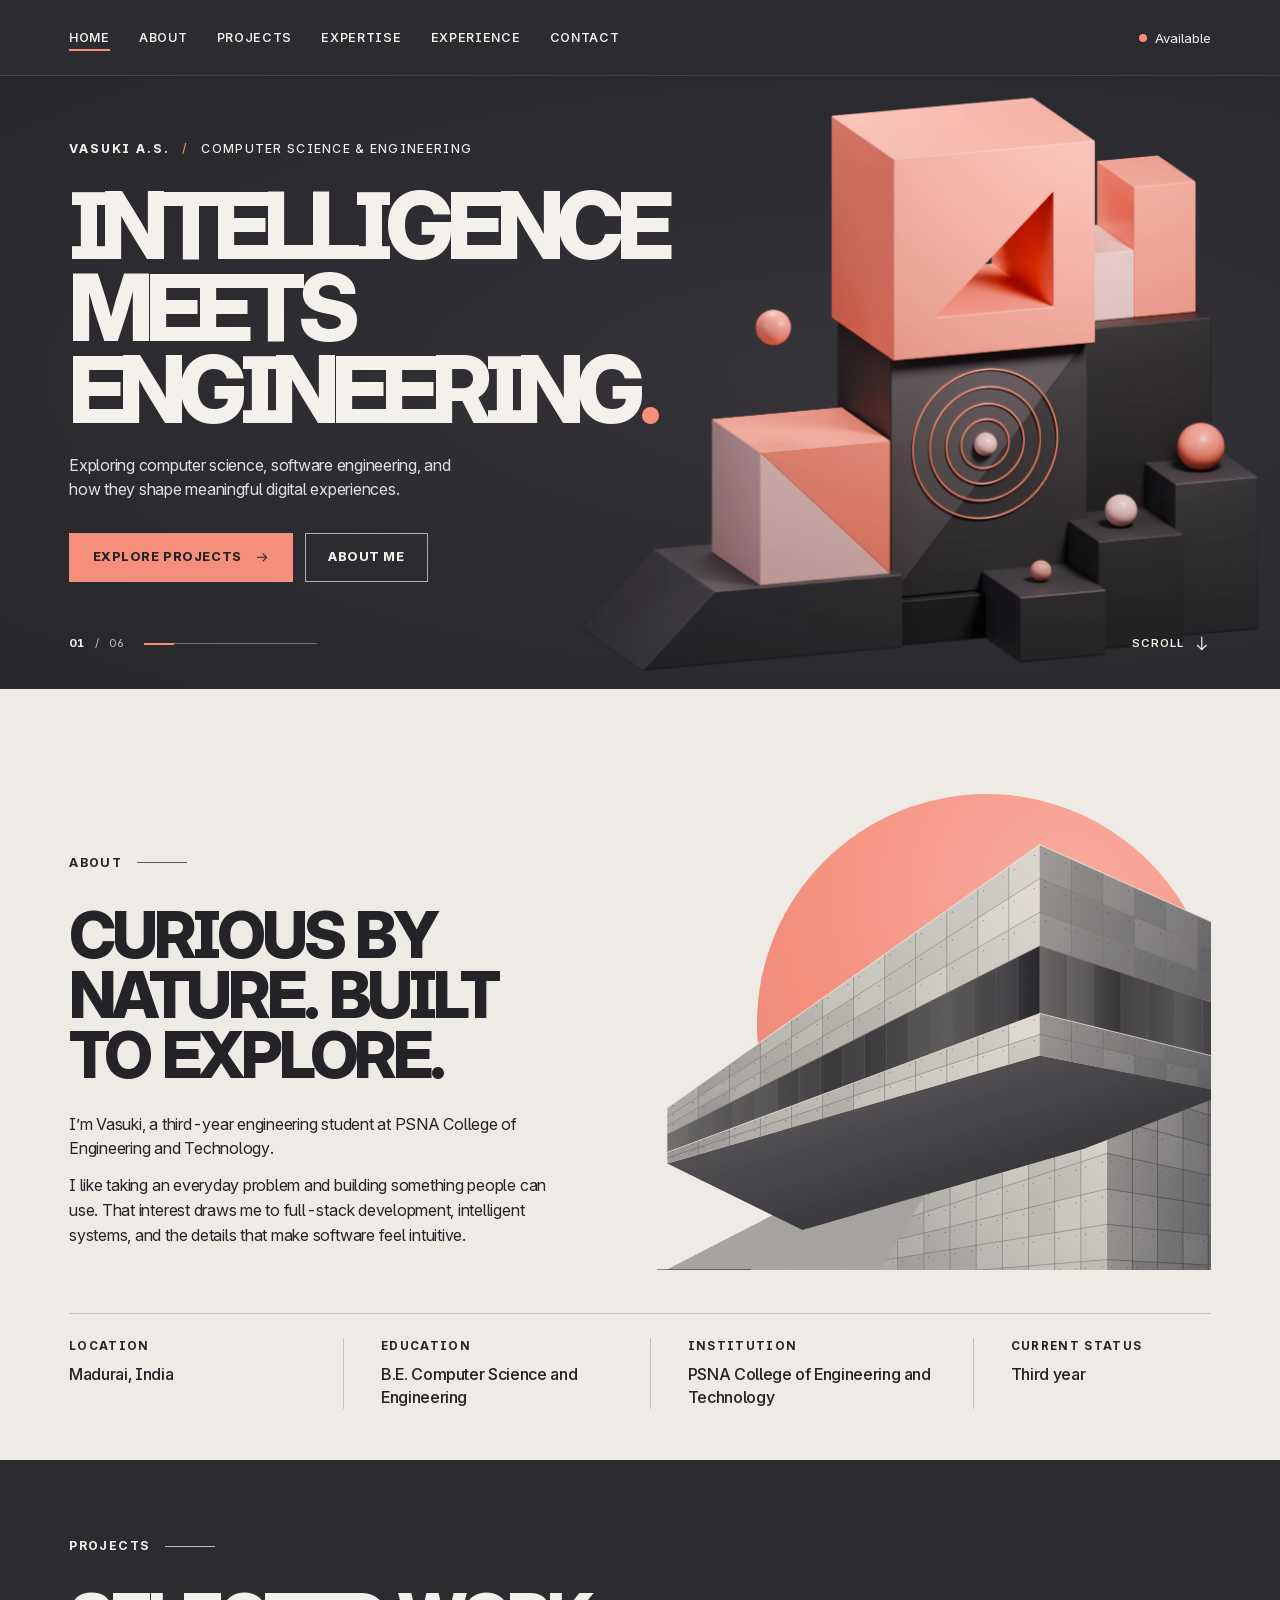
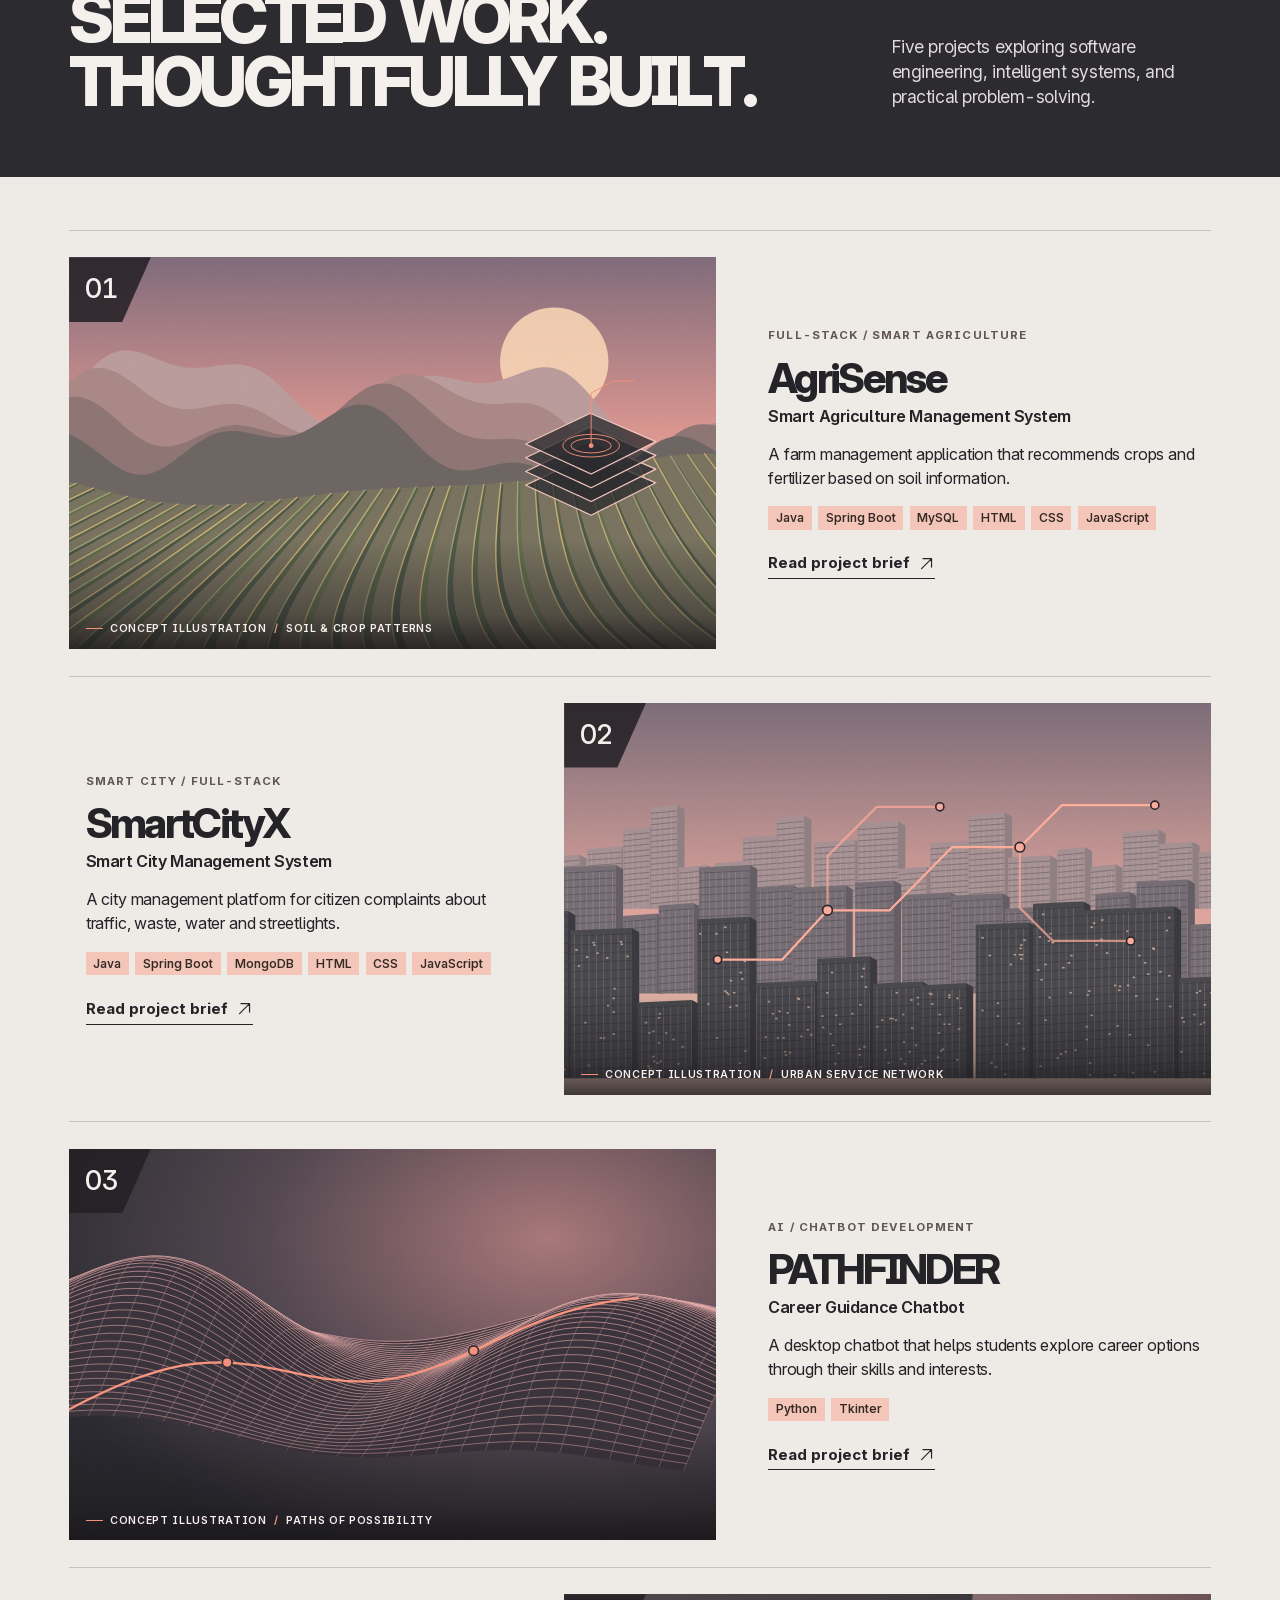
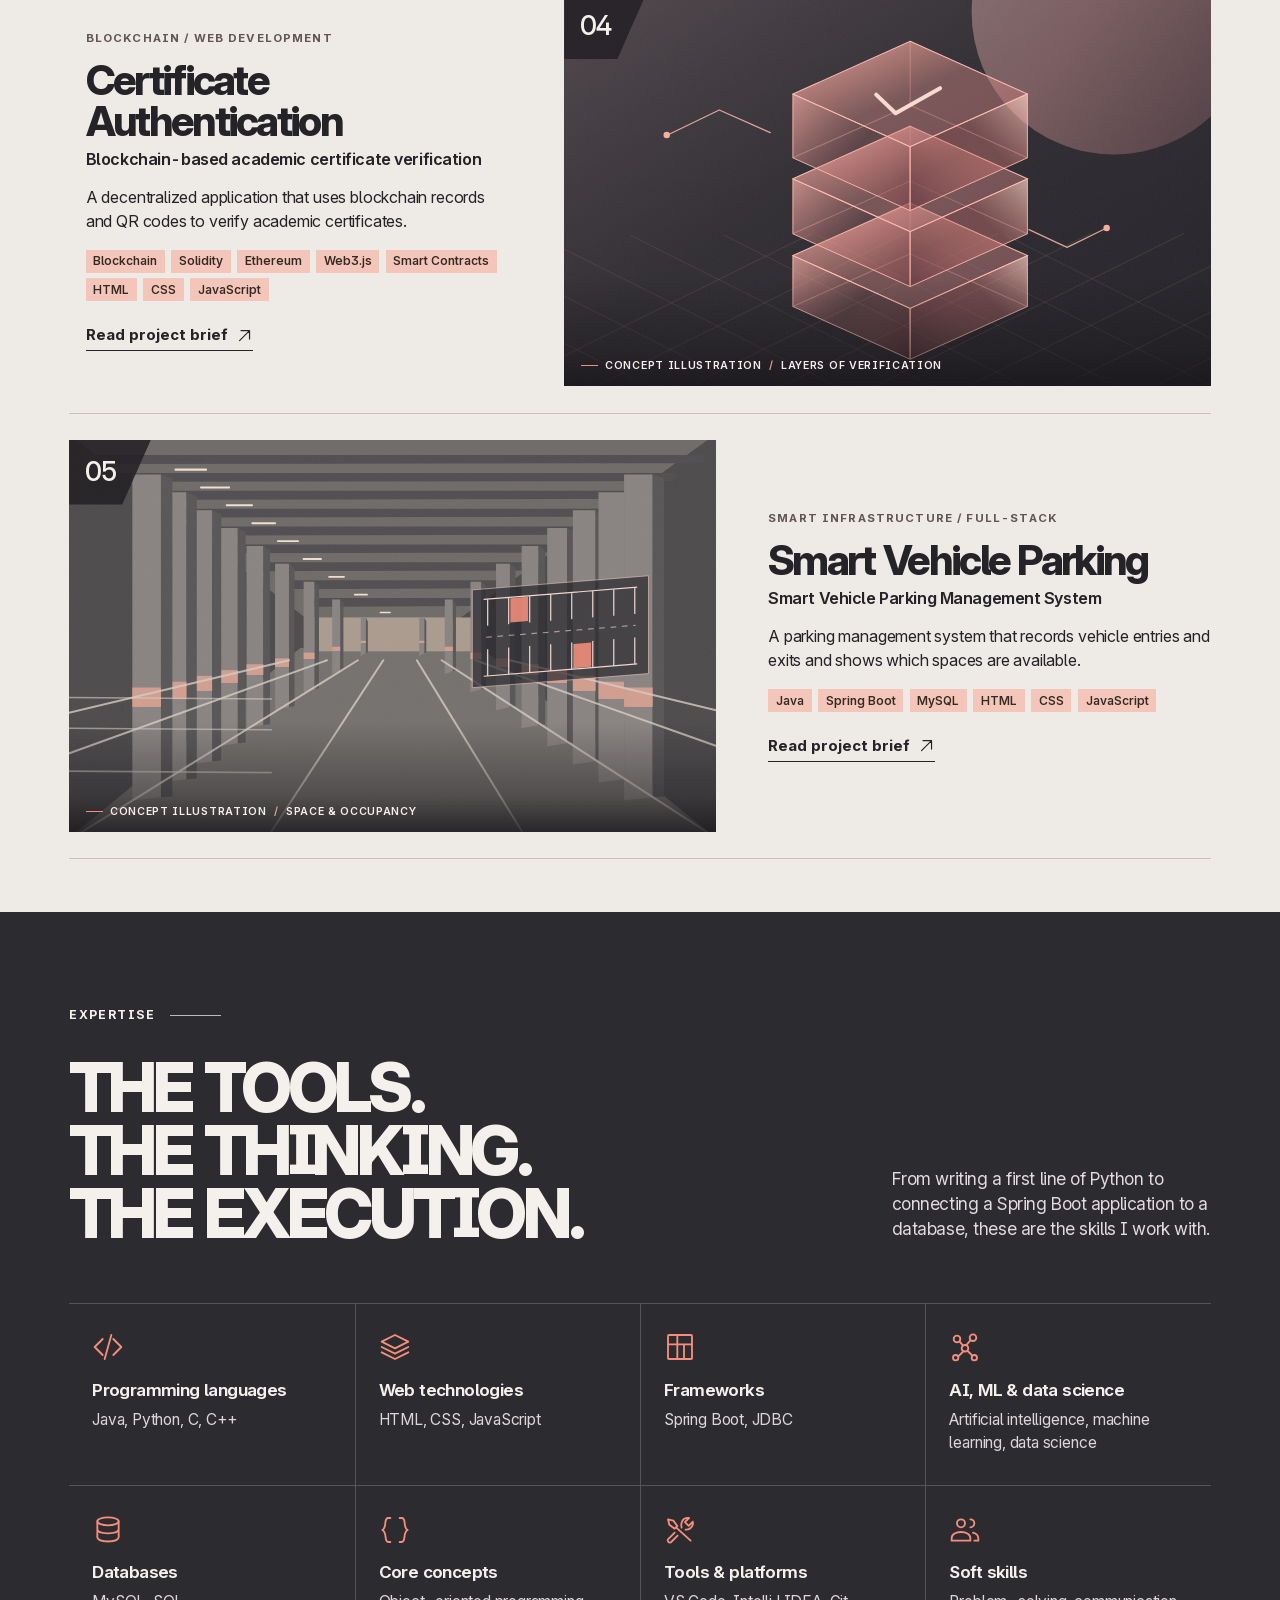
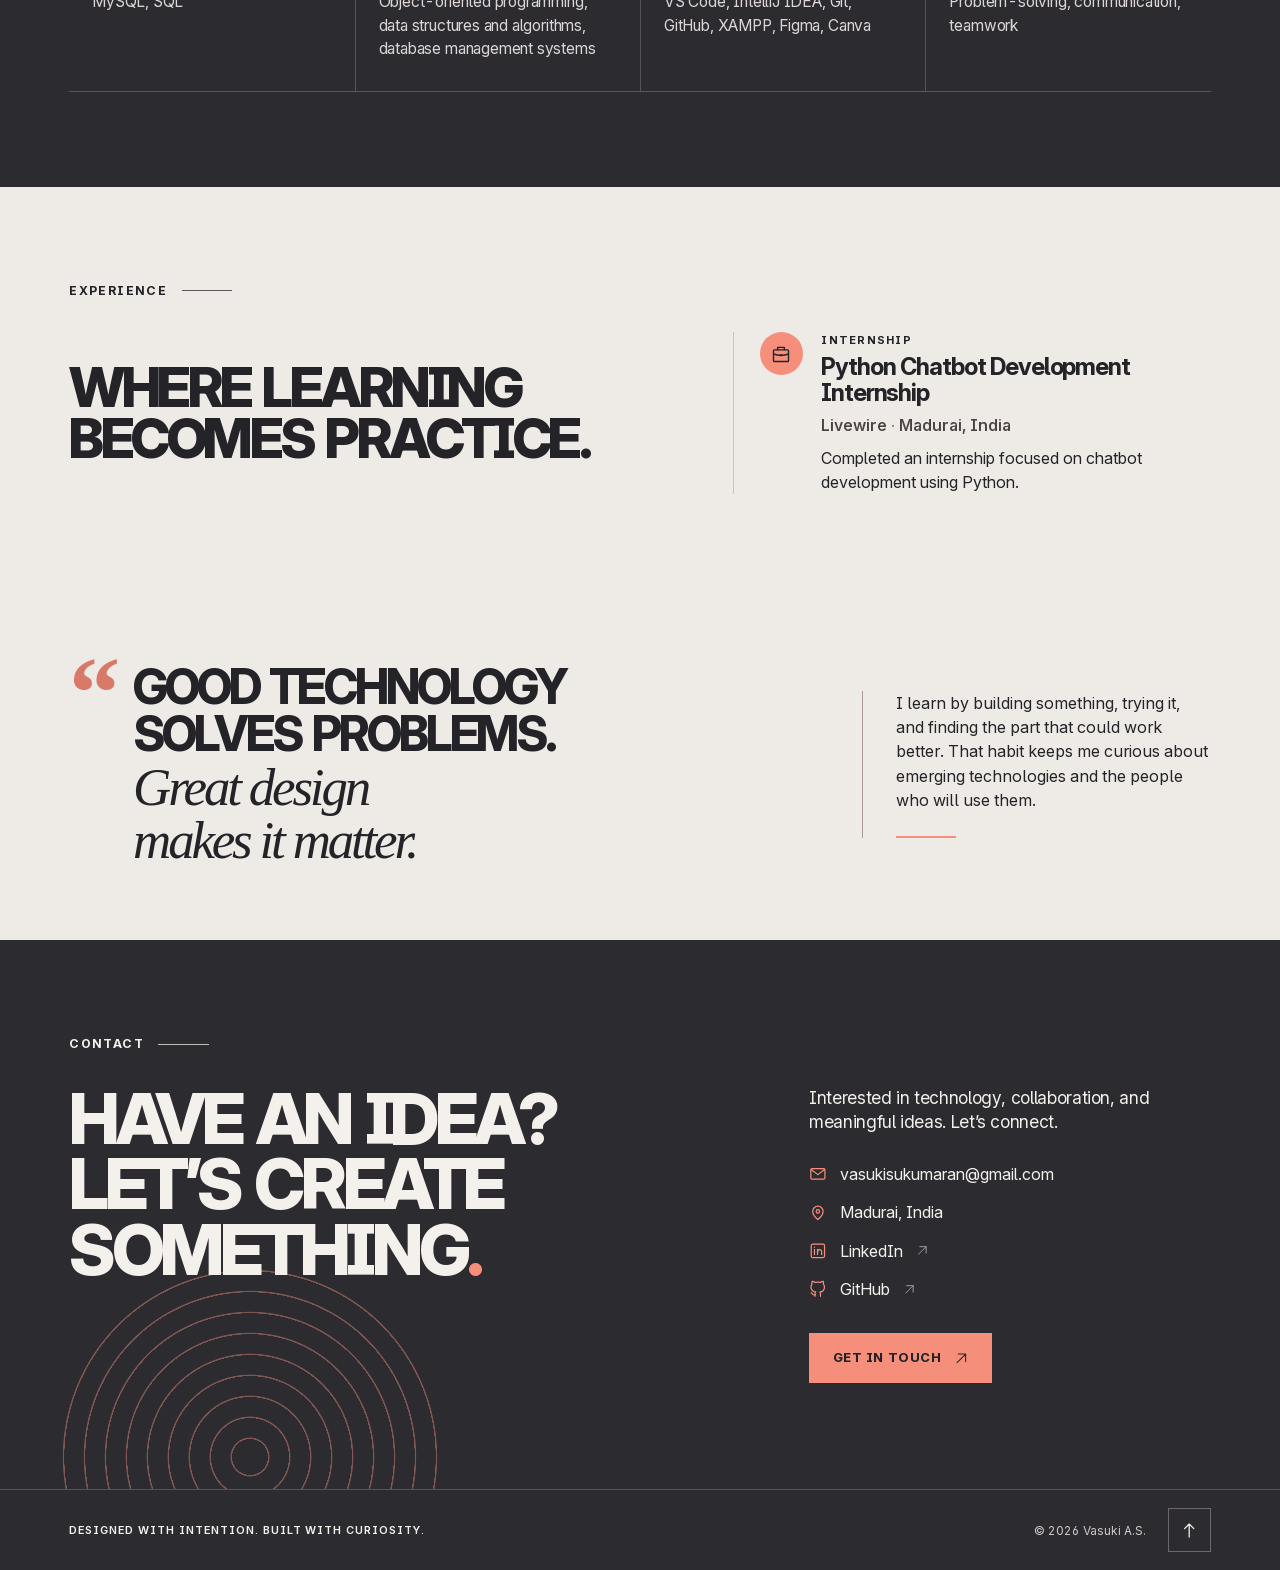
<file: vasuki-portfolio/index.html>
<!doctype html>
<html lang="en">
<head>
  <meta charset="utf-8">
  <meta name="viewport" content="width=device-width, initial-scale=1">
  <meta name="theme-color" content="#2c2b30">
  <title>Vasuki A.S. — Computer Science &amp; Engineering</title>
  <meta name="description" content="Explore Vasuki A.S.’s portfolio of AI, machine learning and full-stack development projects and technical skills.">
  <meta property="og:type" content="website">
  <meta property="og:title" content="Vasuki A.S. — Computer Science &amp; Engineering">
  <meta property="og:description" content="Explore Vasuki A.S.’s portfolio of AI, machine learning and full-stack development projects and technical skills.">
  
  <link rel="preload" href="assets/inter.woff2" as="font" type="font/woff2" crossorigin>
  <link rel="preload" as="image" href="assets/hero-sculpture.webp" fetchpriority="high">
  <link rel="stylesheet" href="site.css">
  <script src="site.js" defer></script>
</head><body>
<a class="skip-link" href="#main">Skip to content</a>
<header class="site-header">
  <div class="wrap header-inner">
    <nav class="main-nav" id="main-nav" aria-label="Main navigation"><a href="#home" data-section="home" aria-current="location">Home</a><a href="#about" data-section="about">About</a><a href="#projects" data-section="projects">Projects</a><a href="#expertise" data-section="expertise">Expertise</a><a href="#experience" data-section="experience">Experience</a><a href="#contact" data-section="contact">Contact</a></nav>
    <a class="availability" href="#contact" aria-label="Available for opportunities. Contact Vasuki"><span aria-hidden="true"></span>Available</a>
    <button type="button" class="menu-toggle" aria-controls="main-nav" aria-expanded="false" aria-label="Open navigation">
      <span class="menu-symbol" aria-hidden="true"><i></i><i></i></span><span class="menu-label">Menu</span>
    </button>
  </div>
</header><main id="main">
<section class="hero dark" id="home" data-nav="home" aria-labelledby="hero-title">
  <div class="hero-stage">
    <div class="hero-art" aria-hidden="true">
      <img class="hero-art-img" src="assets/hero-sculpture.webp" width="1440" height="1229" alt="" fetchpriority="high">
    </div>
    <div class="wrap hero-inner">
      <div class="hero-copy">
        <p class="eyebrow hero-byline"><b>Vasuki A.S.</b><span class="slash">/</span><span>Computer Science &amp; Engineering</span></p>
        <h1 id="hero-title" class="display hero-title"><span>Intelligence</span><span>meets</span><span>engineering<span class="accent">.</span></span></h1>
        <p class="hero-deck">Exploring computer science, software engineering, and how they shape meaningful digital experiences.</p>
        <div class="actions"><a class="button primary" href="#projects">Explore projects <svg class="icon " viewBox="0 0 24 24" fill="none" stroke="currentColor" stroke-width="1.65" stroke-linejoin="round" stroke-linecap="round" aria-hidden="true" focusable="false"><path d="M4 12h15m-6-6 6 6-6 6"/></svg></a><a class="button ghost" href="#about">About me</a></div>
      </div>
    </div>
    <div class="wrap hero-foot">
      <div class="section-counter" aria-label="Section 1 of 6"><b>01</b><span>/</span><span>06</span><i aria-hidden="true"></i></div>
      <a href="#about" class="scroll-cue">Scroll <svg class="icon " viewBox="0 0 24 24" fill="none" stroke="currentColor" stroke-width="1.65" stroke-linejoin="round" stroke-linecap="round" aria-hidden="true" focusable="false"><path d="M12 3v17m-6-6 6 6 6-6"/></svg></a>
    </div>
  </div>
</section>
<section class="section paper about-section" id="about" data-nav="about" aria-labelledby="about-title">
  <div class="wrap">
    <div class="about-grid">
      <div class="about-copy">
        <p class="kicker">About</p>
        <h2 class="display section-title" id="about-title" data-reveal>Curious by<br>nature. Built<br>to explore.</h2>
        <div class="bio">
          <p>I’m Vasuki, a third-year engineering student at PSNA College of Engineering and Technology.</p>
          <p>I like taking an everyday problem and building something people can use. That interest draws me to full-stack development, intelligent systems, and the details that make software feel intuitive.</p>
        </div>
      </div>
      <figure class="architecture" aria-label="Architectural study in concrete and coral">
        <div class="architecture-sun"></div>
        <img src="assets/about-architecture.svg" class="architecture-image" alt="An angular, cantilevered concrete building against a coral sun." width="800" height="680" loading="lazy" decoding="async">
        <span class="architectural-rule" aria-hidden="true"></span>
      </figure>
    </div>
    <dl class="bio-facts">
      <div><dt>Location</dt><dd>Madurai, India</dd></div>
      <div><dt>Education</dt><dd>B.E. Computer Science and Engineering</dd></div>
      <div><dt>Institution</dt><dd>PSNA College of Engineering and Technology</dd></div>
      <div><dt>Current status</dt><dd>Third year</dd></div>
    </dl>
  </div>
</section>
<section id="projects" data-nav="projects" aria-labelledby="work-title">
  <div class="work-intro dark">
    <div class="wrap"><p class="kicker">Projects</p>
      <div class="section-heading"><h2 class="display section-title" id="work-title" data-reveal>Selected work.<br>Thoughtfully built.</h2>
        <p>Five projects exploring software engineering, intelligent systems, and practical problem-solving.</p>
      </div>
    </div>
  </div>
  <div class="project-ledger paper"><div class="wrap">
<article class="project-row" id="work-agrisense" aria-labelledby="title-agrisense">
  
<figure class="project-plate plate-farm">
  <div class="plate-art">
    <img class="scene-image" src="assets/scene-farm.svg" alt="Cultivated rows crossed by a fine soil-sampling grid." width="800" height="500" loading="lazy" decoding="async">
    <svg class="photo-diagram" viewBox="0 0 800 500" preserveAspectRatio="xMidYMid slice" aria-hidden="true" focusable="false">
          <g transform="translate(565 242)" stroke-linejoin="round">
            <g fill="#2c2b30" fill-opacity=".77" stroke="#f3c7be" stroke-width="1.45">
              <path d="m0 48 80-38 81 35-80 40Z"/><path d="m0 31 80-38 81 35-80 40Z"/>
              <path d="m0 14 80-38 81 35-80 40Z"/><path d="m0-3 80-38 81 35-80 40Z"/>
            </g>
            <g fill="none" stroke="#f58f7c" stroke-width="1.15">
              <ellipse cx="81" cy="-1" rx="35" ry="14"/><ellipse cx="81" cy="-1" rx="25" ry="9"/>
              <path d="M81-1v-65l27-15h26"/>
            </g>
            <circle cx="81" cy="-1" r="3" fill="#f58f7c"/>
          </g></svg>
  </div>
  <span class="plate-index" aria-hidden="true">01</span>
  <figcaption><span class="plate-mark" aria-hidden="true"></span>Concept illustration<span class="plate-divider">/</span>Soil &amp; crop patterns</figcaption>
</figure>
  <div class="project-copy">
    <p class="eyebrow project-category"><span class="sr-only">Project 1. </span>Full-stack / Smart agriculture</p>
    <h3 id="title-agrisense"><a href="projects/agrisense.html">AgriSense</a></h3>
    <p class="project-subtitle">Smart Agriculture Management System</p>
    <p class="project-summary">A farm management application that recommends crops and fertilizer based on soil information.</p>
    <ul class="tech-list" aria-label="Technologies"><li>Java</li><li>Spring Boot</li><li>MySQL</li><li>HTML</li><li>CSS</li><li>JavaScript</li></ul>
    <a class="text-link" href="projects/agrisense.html" aria-label="Read the AgriSense project brief">Read project brief <svg class="icon " viewBox="0 0 24 24" fill="none" stroke="currentColor" stroke-width="1.65" stroke-linejoin="round" stroke-linecap="round" aria-hidden="true" focusable="false"><path d="M5 19 19 5M7 5h12v12"/></svg></a>
  </div>
</article>
<article class="project-row" id="work-smartcityx" aria-labelledby="title-smartcityx">
  
<figure class="project-plate plate-city">
  <div class="plate-art">
    <img class="scene-image" src="assets/scene-city.svg" alt="An architectural cityscape with a coral network connecting points across the skyline." width="800" height="500" loading="lazy" decoding="async">
    <svg class="photo-diagram" viewBox="0 0 800 500" preserveAspectRatio="xMidYMid slice" aria-hidden="true" focusable="false">
          <g fill="none" stroke="#ffad9b" stroke-width="2.8" stroke-linejoin="round">
            <path d="M190 325h80l56-61h77l77-78h84l52-52h115"/>
            <path d="M326 264v-67l61-61h78" opacity=".71"/>
            <path d="M564 186v75l41 41h96" opacity=".71"/>
          </g>
          <g fill="#f9aa9c" stroke="#29262b" stroke-width="2">
            <circle cx="190" cy="325" r="5"/><circle cx="326" cy="264" r="6"/>
            <circle cx="465" cy="136" r="5"/><circle cx="564" cy="186" r="6"/>
            <circle cx="731" cy="134" r="5"/><circle cx="701" cy="302" r="5"/>
          </g></svg>
  </div>
  <span class="plate-index" aria-hidden="true">02</span>
  <figcaption><span class="plate-mark" aria-hidden="true"></span>Concept illustration<span class="plate-divider">/</span>Urban service network</figcaption>
</figure>
  <div class="project-copy">
    <p class="eyebrow project-category"><span class="sr-only">Project 2. </span>Smart city / Full-stack</p>
    <h3 id="title-smartcityx"><a href="projects/smartcityx.html">SmartCityX</a></h3>
    <p class="project-subtitle">Smart City Management System</p>
    <p class="project-summary">A city management platform for citizen complaints about traffic, waste, water and streetlights.</p>
    <ul class="tech-list" aria-label="Technologies"><li>Java</li><li>Spring Boot</li><li>MongoDB</li><li>HTML</li><li>CSS</li><li>JavaScript</li></ul>
    <a class="text-link" href="projects/smartcityx.html" aria-label="Read the SmartCityX project brief">Read project brief <svg class="icon " viewBox="0 0 24 24" fill="none" stroke="currentColor" stroke-width="1.65" stroke-linejoin="round" stroke-linecap="round" aria-hidden="true" focusable="false"><path d="M5 19 19 5M7 5h12v12"/></svg></a>
  </div>
</article>
<article class="project-row" id="work-pathfinder" aria-labelledby="title-pathfinder">
  
<figure class="project-plate plate-pathfinder">
  <div class="plate-art">
    <img class="scene-image" src="assets/project-pathfinder.svg" alt="A coral wireframe landscape with several intersecting paths on charcoal." width="800" height="500" loading="lazy" decoding="async">
    
  </div>
  <span class="plate-index" aria-hidden="true">03</span>
  <figcaption><span class="plate-mark" aria-hidden="true"></span>Concept illustration<span class="plate-divider">/</span>Paths of possibility</figcaption>
</figure>
  <div class="project-copy">
    <p class="eyebrow project-category"><span class="sr-only">Project 3. </span>AI / Chatbot development</p>
    <h3 id="title-pathfinder"><a href="projects/pathfinder.html">PATHFINDER</a></h3>
    <p class="project-subtitle">Career Guidance Chatbot</p>
    <p class="project-summary">A desktop chatbot that helps students explore career options through their skills and interests.</p>
    <ul class="tech-list" aria-label="Technologies"><li>Python</li><li>Tkinter</li></ul>
    <a class="text-link" href="projects/pathfinder.html" aria-label="Read the PATHFINDER project brief">Read project brief <svg class="icon " viewBox="0 0 24 24" fill="none" stroke="currentColor" stroke-width="1.65" stroke-linejoin="round" stroke-linecap="round" aria-hidden="true" focusable="false"><path d="M5 19 19 5M7 5h12v12"/></svg></a>
  </div>
</article>
<article class="project-row" id="work-certificate-authentication" aria-labelledby="title-certificate-authentication">
  
<figure class="project-plate plate-certificate">
  <div class="plate-art">
    <img class="scene-image" src="assets/project-certificate.svg" alt="Translucent coral blocks form a stack of linked records around a verification mark." width="800" height="500" loading="lazy" decoding="async">
    
  </div>
  <span class="plate-index" aria-hidden="true">04</span>
  <figcaption><span class="plate-mark" aria-hidden="true"></span>Concept illustration<span class="plate-divider">/</span>Layers of verification</figcaption>
</figure>
  <div class="project-copy">
    <p class="eyebrow project-category"><span class="sr-only">Project 4. </span>Blockchain / Web development</p>
    <h3 id="title-certificate-authentication"><a href="projects/certificate-authentication.html">Certificate Authentication</a></h3>
    <p class="project-subtitle">Blockchain-based academic certificate verification</p>
    <p class="project-summary">A decentralized application that uses blockchain records and QR codes to verify academic certificates.</p>
    <ul class="tech-list" aria-label="Technologies"><li>Blockchain</li><li>Solidity</li><li>Ethereum</li><li>Web3.js</li><li>Smart Contracts</li><li>HTML</li><li>CSS</li><li>JavaScript</li></ul>
    <a class="text-link" href="projects/certificate-authentication.html" aria-label="Read the Certificate Authentication project brief">Read project brief <svg class="icon " viewBox="0 0 24 24" fill="none" stroke="currentColor" stroke-width="1.65" stroke-linejoin="round" stroke-linecap="round" aria-hidden="true" focusable="false"><path d="M5 19 19 5M7 5h12v12"/></svg></a>
  </div>
</article>
<article class="project-row" id="work-smart-vehicle-parking" aria-labelledby="title-smart-vehicle-parking">
  
<figure class="project-plate plate-parking">
  <div class="plate-art">
    <img class="scene-image" src="assets/scene-parking.svg" alt="An architectural parking structure paired with a diagram of marked parking bays." width="800" height="500" loading="lazy" decoding="async">
    <svg class="photo-diagram" viewBox="0 0 800 500" preserveAspectRatio="xMidYMid slice" aria-hidden="true" focusable="false">
          <g transform="matrix(1,-.08,0,1,499,193)">
            <rect x="0" y="0" width="218" height="121" fill="#29282d" fill-opacity=".7" stroke="#efc7c4" stroke-opacity=".73"/>
            <g fill="none" stroke="#f0d4d0" stroke-width="1.5">
              <path d="M14 13h190M14 108h190M19 13v33m26-33v33m26-33v33m26-33v33m26-33v33m26-33v33m26-33v33m26-33v33"/>
              <path d="M19 108V75m26 33V75m26 33V75m26 33V75m26 33V75m26 33V75m26 33V75m26 33V75"/>
              <path d="M17 60h185" stroke-dasharray="7 7" opacity=".6"/>
            </g>
            <g fill="#f58f7c" opacity=".88"><rect x="47" y="14" width="22" height="30"/><rect x="125" y="77" width="22" height="30"/></g>
          </g></svg>
  </div>
  <span class="plate-index" aria-hidden="true">05</span>
  <figcaption><span class="plate-mark" aria-hidden="true"></span>Concept illustration<span class="plate-divider">/</span>Space &amp; occupancy</figcaption>
</figure>
  <div class="project-copy">
    <p class="eyebrow project-category"><span class="sr-only">Project 5. </span>Smart infrastructure / Full-stack</p>
    <h3 id="title-smart-vehicle-parking"><a href="projects/smart-vehicle-parking.html">Smart Vehicle Parking</a></h3>
    <p class="project-subtitle">Smart Vehicle Parking Management System</p>
    <p class="project-summary">A parking management system that records vehicle entries and exits and shows which spaces are available.</p>
    <ul class="tech-list" aria-label="Technologies"><li>Java</li><li>Spring Boot</li><li>MySQL</li><li>HTML</li><li>CSS</li><li>JavaScript</li></ul>
    <a class="text-link" href="projects/smart-vehicle-parking.html" aria-label="Read the Smart Vehicle Parking project brief">Read project brief <svg class="icon " viewBox="0 0 24 24" fill="none" stroke="currentColor" stroke-width="1.65" stroke-linejoin="round" stroke-linecap="round" aria-hidden="true" focusable="false"><path d="M5 19 19 5M7 5h12v12"/></svg></a>
  </div>
</article></div></div>
</section>
<section class="section expertise dark" id="expertise" data-nav="expertise" aria-labelledby="expertise-title">
  <div class="wrap">
    <p class="kicker">Expertise</p>
    <div class="section-heading"><h2 class="display section-title" id="expertise-title" data-reveal>The tools.<br>The thinking.<br>The execution.</h2>
    <p>From writing a first line of Python to connecting a Spring Boot application to a database, these are the skills I work with.</p></div>
    <div class="skills-grid"><div class="skill"><svg class="icon " viewBox="0 0 24 24" fill="none" stroke="currentColor" stroke-width="1.65" stroke-linejoin="round" stroke-linecap="round" aria-hidden="true" focusable="false"><path d="m8 6-6 6 6 6m8-12 6 6-6 6M14.5 3l-5 18"/></svg><h3>Programming languages</h3><p>Java, Python, C, C++</p></div><div class="skill"><svg class="icon " viewBox="0 0 24 24" fill="none" stroke="currentColor" stroke-width="1.65" stroke-linejoin="round" stroke-linecap="round" aria-hidden="true" focusable="false"><path d="m2 8 10-5 10 5-10 5L2 8Zm0 4 10 5 10-5M2 16l10 5 10-5"/></svg><h3>Web technologies</h3><p>HTML, CSS, JavaScript</p></div><div class="skill"><svg class="icon " viewBox="0 0 24 24" fill="none" stroke="currentColor" stroke-width="1.65" stroke-linejoin="round" stroke-linecap="round" aria-hidden="true" focusable="false"><rect x="3" y="3" width="18" height="18" rx=".7"/><path d="M3 10h18M10 3v18m5-11v11"/></svg><h3>Frameworks</h3><p>Spring Boot, JDBC</p></div><div class="skill"><svg class="icon " viewBox="0 0 24 24" fill="none" stroke="currentColor" stroke-width="1.65" stroke-linejoin="round" stroke-linecap="round" aria-hidden="true" focusable="false"><circle cx="6" cy="6" r="2.5"/><circle cx="18" cy="5" r="2.5"/><circle cx="12" cy="13" r="2.5"/><circle cx="5" cy="20" r="2"/><circle cx="19" cy="20" r="2"/><path d="m8 8 2.5 3m3-1L16 7m-5 8-4 4m7-4 3.5 3.5"/></svg><h3>AI, ML &amp; data science</h3><p>Artificial intelligence, machine learning, data science</p></div><div class="skill"><svg class="icon " viewBox="0 0 24 24" fill="none" stroke="currentColor" stroke-width="1.65" stroke-linejoin="round" stroke-linecap="round" aria-hidden="true" focusable="false"><ellipse cx="12" cy="5.5" rx="8" ry="3"/><path d="M4 5.5v12c0 4.2 16 4.2 16 0v-12M4 11.5c0 4 16 4 16 0"/></svg><h3>Databases</h3><p>MySQL, SQL</p></div><div class="skill"><svg class="icon " viewBox="0 0 24 24" fill="none" stroke="currentColor" stroke-width="1.65" stroke-linejoin="round" stroke-linecap="round" aria-hidden="true" focusable="false"><path d="M8.5 3H7C3 3 6.5 10 2.5 12c4 2 1 9 4.5 9h1.5M15.5 3H17c4 0 .5 7 4.5 9-4 2-1 9-4.5 9h-1.5"/></svg><h3>Core concepts</h3><p>Object-oriented programming, data structures and algorithms, database management systems</p></div><div class="skill"><svg class="icon " viewBox="0 0 24 24" fill="none" stroke="currentColor" stroke-width="1.65" stroke-linejoin="round" stroke-linecap="round" aria-hidden="true" focusable="false"><path d="m3 4 4 1 3 4-2 2-4-3-1-4Zm6 6 11 10m-12-6-5 5a1.6 1.6 0 0 0 2.2 2.2l5-5m3-6c-.8-2 .1-5.3 2-6.6 1.2-.7 2.5-.9 3.6-.6l-3.1 3.1 2.8 2.8 3.1-3.1c.7 3.6-2.4 6.4-5.4 5.9"/></svg><h3>Tools &amp; platforms</h3><p>VS Code, IntelliJ IDEA, Git, GitHub, XAMPP, Figma, Canva</p></div><div class="skill"><svg class="icon " viewBox="0 0 24 24" fill="none" stroke="currentColor" stroke-width="1.65" stroke-linejoin="round" stroke-linecap="round" aria-hidden="true" focusable="false"><circle cx="9" cy="7" r="3"/><path d="M2 20v-2c0-6 14-6 14 0v2Zm14-16a3 3 0 0 1 0 6m2 4c2.2.5 4 2.3 4 4.5V20h-3"/></svg><h3>Soft skills</h3><p>Problem-solving, communication, teamwork</p></div></div>
  </div>
</section>
<section class="section experience paper" id="experience" data-nav="experience" aria-labelledby="experience-title">
  <div class="wrap">
    <p class="kicker">Experience</p>
    <div class="internship-row">
      <h2 class="display section-title" id="experience-title" data-reveal>Where learning<br>becomes practice.</h2>
      <div class="internship"><span class="icon-disc"><svg class="icon " viewBox="0 0 24 24" fill="none" stroke="currentColor" stroke-width="1.65" stroke-linejoin="round" stroke-linecap="round" aria-hidden="true" focusable="false"><rect x="3" y="7" width="18" height="14" rx="1"/><path d="M8 7V4h8v3m-13 5a25 25 0 0 0 18 0m-10 1h2"/></svg></span><div>
        <p class="eyebrow">Internship</p><h3>Python Chatbot Development Internship</h3><p class="org">Livewire <span>·</span> Madurai, India</p>
        <p>Completed an internship focused on chatbot development using Python.</p>
      </div></div>
    </div>
  </div>
</section>
<section class="philosophy paper" data-nav="experience" aria-label="Personal philosophy">
  <div class="wrap quote-grid">
    <blockquote><span class="quote-mark" aria-hidden="true">“</span><p>Good technology<br>solves problems.<br><em>Great design<br>makes it matter.</em></p></blockquote>
    <p class="reflection">I learn by building something, trying it, and finding the part that could work better. That habit keeps me curious about emerging technologies and the people who will use them.</p>
  </div>
</section>
<section class="section contact dark" id="contact" data-nav="contact" aria-labelledby="contact-title">
  <div class="contact-rings" aria-hidden="true"></div><div class="wrap">
    <p class="kicker">Contact</p>
    <div class="contact-grid">
      <h2 class="display section-title" id="contact-title" data-reveal>Have an idea?<br>Let’s create<br>something<span class="accent">.</span></h2>
      <div class="contact-details"><p>Interested in technology, collaboration, and meaningful ideas. Let’s connect.</p>
        <ul class="contact-list"><li><a href="mailto:vasukisukumaran@gmail.com"><svg class="icon " viewBox="0 0 24 24" fill="none" stroke="currentColor" stroke-width="1.65" stroke-linejoin="round" stroke-linecap="round" aria-hidden="true" focusable="false"><rect x="2.5" y="5" width="19" height="14" rx="1.5"/><path d="m3 6 9 7 9-7"/></svg><span>vasukisukumaran@gmail.com</span></a></li><li><span class="location"><svg class="icon " viewBox="0 0 24 24" fill="none" stroke="currentColor" stroke-width="1.65" stroke-linejoin="round" stroke-linecap="round" aria-hidden="true" focusable="false"><path d="M19 10c0 5-7 11-7 11S5 15 5 10a7 7 0 0 1 14 0Z"/><circle cx="12" cy="10" r="2.3"/></svg><span>Madurai, India</span></span></li><li><a href="https://linkedin.com/in/vasuki-a-s-3389b7339" target="_blank" rel="noopener noreferrer"><svg class="icon " viewBox="0 0 24 24" fill="none" stroke="currentColor" stroke-width="1.65" stroke-linejoin="round" stroke-linecap="round" aria-hidden="true" focusable="false"><rect x="3" y="3" width="18" height="18" rx="2"/><path d="M7.4 10v7m0-10v.2m4.1 9.8v-7m.2 3.4c0-4 5.4-4.2 5.4-.3V17"/></svg><span>LinkedIn</span><svg class="icon row-arrow" viewBox="0 0 24 24" fill="none" stroke="currentColor" stroke-width="1.65" stroke-linejoin="round" stroke-linecap="round" aria-hidden="true" focusable="false"><path d="M5 19 19 5M7 5h12v12"/></svg></a></li><li><a href="https://github.com/vasukisukumaran" target="_blank" rel="noopener noreferrer"><svg class="icon " viewBox="0 0 24 24" fill="none" stroke="currentColor" stroke-width="1.65" stroke-linejoin="round" stroke-linecap="round" aria-hidden="true" focusable="false"><path d="M9 20c-4.2 1.1-4.2-2-6-2.5M15.5 22v-3.6c0-1-.4-1.8-1-2.1 3.4-.4 6.4-1.7 6.4-7a5.4 5.4 0 0 0-1.5-3.8 5 5 0 0 0-.1-3.6s-1.2-.4-3.9 1.4a13.6 13.6 0 0 0-7.2 0C5.4 1.5 4.2 2 4.2 2a5 5 0 0 0-.1 3.6A5.4 5.4 0 0 0 2.7 9c0 5.3 3 6.7 6.4 7.1-.6.4-1.1 1.3-1.1 2.4V22"/></svg><span>GitHub</span><svg class="icon row-arrow" viewBox="0 0 24 24" fill="none" stroke="currentColor" stroke-width="1.65" stroke-linejoin="round" stroke-linecap="round" aria-hidden="true" focusable="false"><path d="M5 19 19 5M7 5h12v12"/></svg></a></li></ul>
        <a class="button primary" href="mailto:vasukisukumaran@gmail.com">Get in touch <svg class="icon " viewBox="0 0 24 24" fill="none" stroke="currentColor" stroke-width="1.65" stroke-linejoin="round" stroke-linecap="round" aria-hidden="true" focusable="false"><path d="M5 19 19 5M7 5h12v12"/></svg></a>
      </div>
    </div>
  </div>
</section></main>
<footer class="site-footer dark">
  <div class="wrap footer-inner">
    <p>Designed with intention. Built with curiosity.</p>
    <small>© 2026 Vasuki A.S.</small>
    <a href="#home" class="back-top" aria-label="Back to home"><svg class="icon " viewBox="0 0 24 24" fill="none" stroke="currentColor" stroke-width="1.65" stroke-linejoin="round" stroke-linecap="round" aria-hidden="true" focusable="false"><path d="M12 21V4m-6 6 6-6 6 6"/></svg></a>
  </div>
</footer></body></html>
</file>
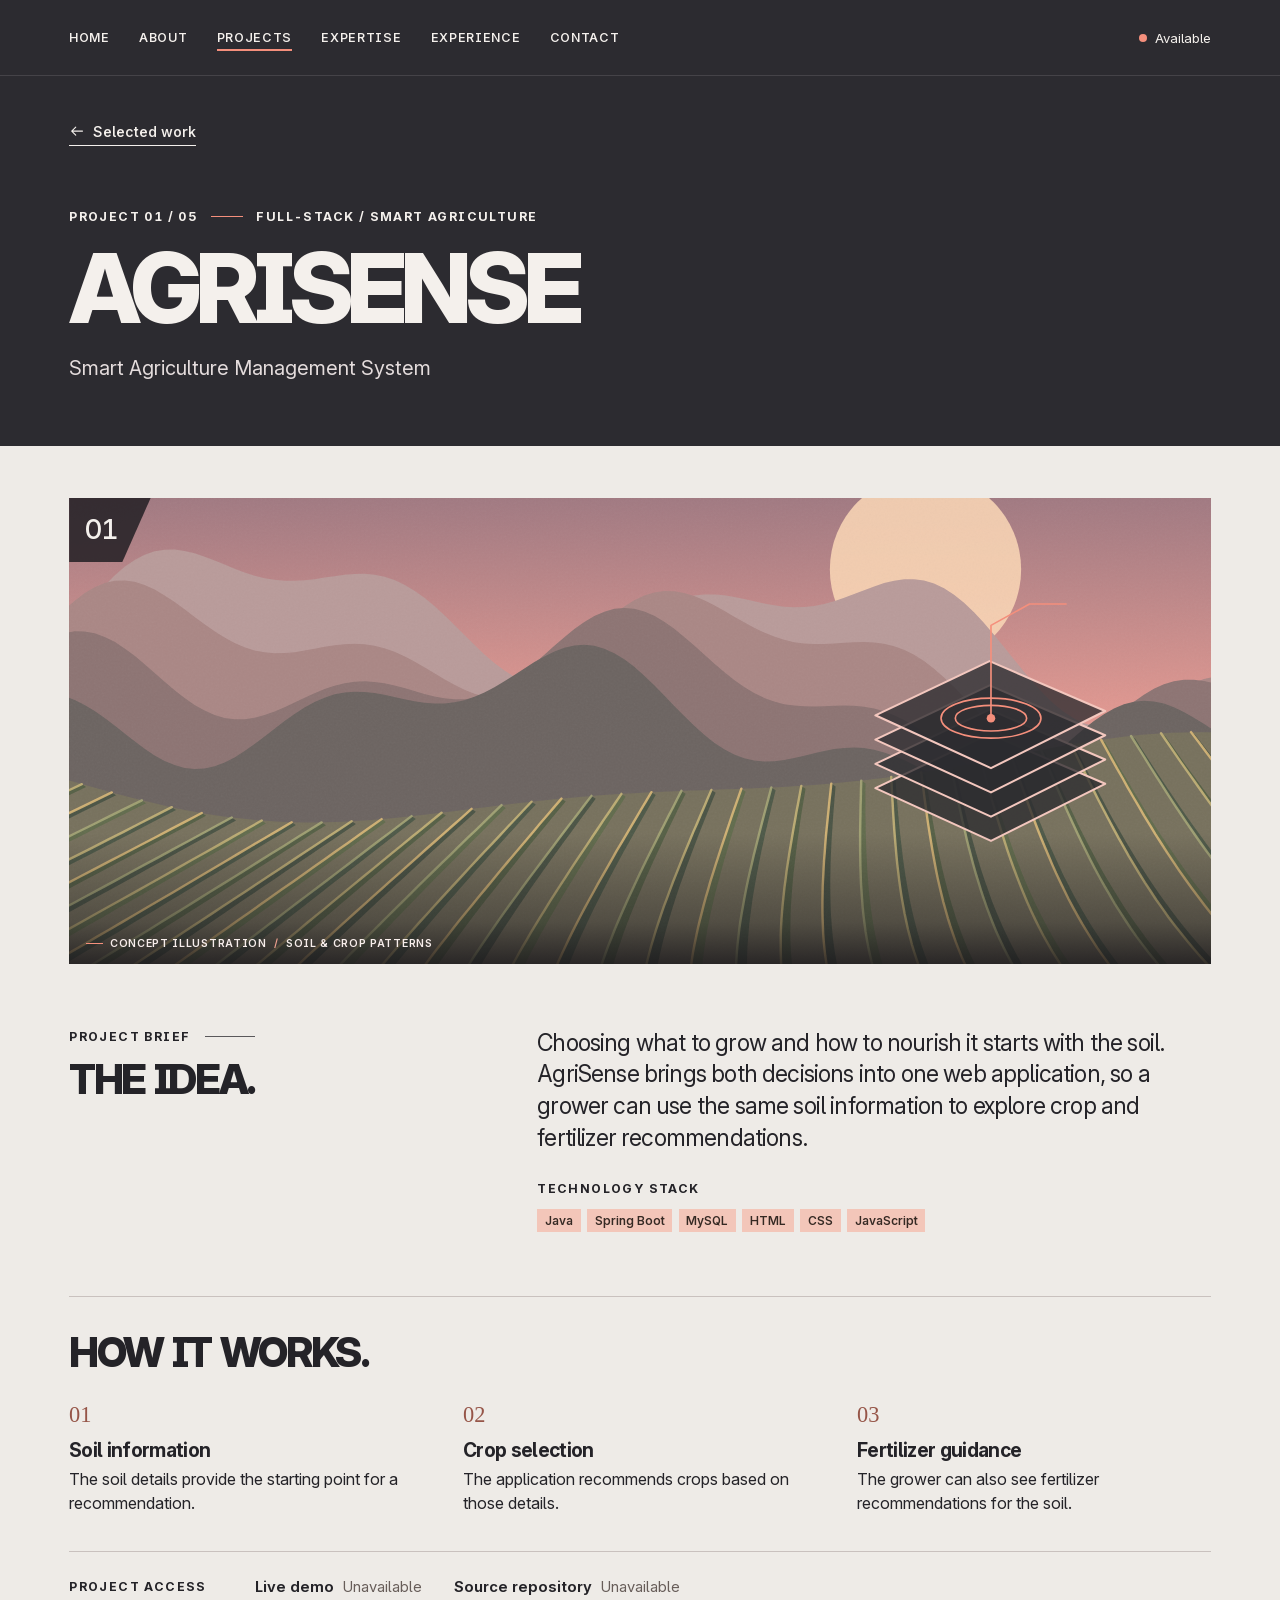
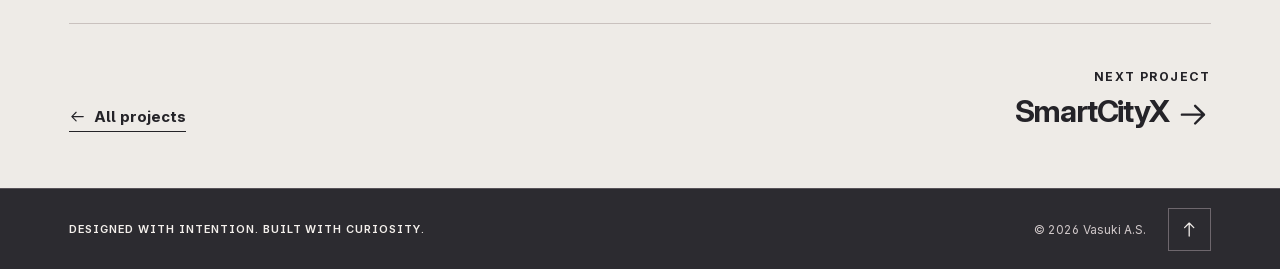
<file: vasuki-portfolio/projects/agrisense.html>
<!doctype html>
<html lang="en">
<head>
  <meta charset="utf-8">
  <meta name="viewport" content="width=device-width, initial-scale=1">
  <meta name="theme-color" content="#2c2b30">
  <title>AgriSense — Smart Agriculture Management System — Vasuki A.S.</title>
  <meta name="description" content="A farm management application that recommends crops and fertilizer based on soil information.">
  <meta property="og:type" content="website">
  <meta property="og:title" content="AgriSense — Smart Agriculture Management System — Vasuki A.S.">
  <meta property="og:description" content="A farm management application that recommends crops and fertilizer based on soil information.">
  
  <link rel="preload" href="../assets/inter.woff2" as="font" type="font/woff2" crossorigin>
  
  <link rel="stylesheet" href="../site.css">
  <script src="../site.js" defer></script>
</head><body class="case-page">
<a class="skip-link" href="#main">Skip to content</a>
<header class="site-header">
  <div class="wrap header-inner">
    <nav class="main-nav" id="main-nav" aria-label="Main navigation"><a href="../index.html#home" data-section="home">Home</a><a href="../index.html#about" data-section="about">About</a><a href="../index.html#projects" data-section="projects" aria-current="location">Projects</a><a href="../index.html#expertise" data-section="expertise">Expertise</a><a href="../index.html#experience" data-section="experience">Experience</a><a href="../index.html#contact" data-section="contact">Contact</a></nav>
    <a class="availability" href="../index.html#contact" aria-label="Available for opportunities. Contact Vasuki"><span aria-hidden="true"></span>Available</a>
    <button type="button" class="menu-toggle" aria-controls="main-nav" aria-expanded="false" aria-label="Open navigation">
      <span class="menu-symbol" aria-hidden="true"><i></i><i></i></span><span class="menu-label">Menu</span>
    </button>
  </div>
</header>
<main id="main">
  <section class="case-hero dark" aria-labelledby="case-title"><div class="wrap">
    <a class="text-link back-link" href="../index.html#work-agrisense"><svg class="icon " viewBox="0 0 24 24" fill="none" stroke="currentColor" stroke-width="1.65" stroke-linejoin="round" stroke-linecap="round" aria-hidden="true" focusable="false"><path d="M20 12H4m6-6-6 6 6 6"/></svg> Selected work</a>
    <p class="eyebrow case-kicker">Project 01 / 05<span></span>Full-stack / Smart agriculture</p>
    <h1 class="display case-title" id="case-title">AgriSense</h1>
    <p class="case-subtitle">Smart Agriculture Management System</p>
  </div></section>
  <div class="paper case-body"><div class="wrap">
    
<figure class="project-plate plate-farm">
  <div class="plate-art">
    <img class="scene-image" src="../assets/scene-farm.svg" alt="Cultivated rows crossed by a fine soil-sampling grid." width="800" height="500" fetchpriority="high">
    <svg class="photo-diagram" viewBox="0 0 800 500" preserveAspectRatio="xMidYMid slice" aria-hidden="true" focusable="false">
          <g transform="translate(565 242)" stroke-linejoin="round">
            <g fill="#2c2b30" fill-opacity=".77" stroke="#f3c7be" stroke-width="1.45">
              <path d="m0 48 80-38 81 35-80 40Z"/><path d="m0 31 80-38 81 35-80 40Z"/>
              <path d="m0 14 80-38 81 35-80 40Z"/><path d="m0-3 80-38 81 35-80 40Z"/>
            </g>
            <g fill="none" stroke="#f58f7c" stroke-width="1.15">
              <ellipse cx="81" cy="-1" rx="35" ry="14"/><ellipse cx="81" cy="-1" rx="25" ry="9"/>
              <path d="M81-1v-65l27-15h26"/>
            </g>
            <circle cx="81" cy="-1" r="3" fill="#f58f7c"/>
          </g></svg>
  </div>
  <span class="plate-index" aria-hidden="true">01</span>
  <figcaption><span class="plate-mark" aria-hidden="true"></span>Concept illustration<span class="plate-divider">/</span>Soil &amp; crop patterns</figcaption>
</figure>
    <section class="case-overview" aria-labelledby="overview-title"><div>
      <p class="kicker">Project brief</p><h2 class="display subheading" id="overview-title">The idea.</h2>
    </div><div><p class="case-context">Choosing what to grow and how to nourish it starts with the soil. AgriSense brings both decisions into one web application, so a grower can use the same soil information to explore crop and fertilizer recommendations.</p><h3 class="eyebrow">Technology stack</h3><ul class="tech-list" aria-label="Technologies"><li>Java</li><li>Spring Boot</li><li>MySQL</li><li>HTML</li><li>CSS</li><li>JavaScript</li></ul></div></section>
    <section class="case-workflow" aria-labelledby="workflow-title"><h2 class="display subheading" id="workflow-title">How it works.</h2><ol><li><h3>Soil information</h3><p>The soil details provide the starting point for a recommendation.</p></li><li><h3>Crop selection</h3><p>The application recommends crops based on those details.</p></li><li><h3>Fertilizer guidance</h3><p>The grower can also see fertilizer recommendations for the soil.</p></li></ol></section>
    <div class="project-access"><p class="eyebrow">Project access</p><dl><div><dt>Live demo</dt><dd>Unavailable</dd></div><div><dt>Source repository</dt><dd>Unavailable</dd></div></dl></div>
    <div class="case-navigation"><a class="text-link" href="../index.html#projects"><svg class="icon " viewBox="0 0 24 24" fill="none" stroke="currentColor" stroke-width="1.65" stroke-linejoin="round" stroke-linecap="round" aria-hidden="true" focusable="false"><path d="M20 12H4m6-6-6 6 6 6"/></svg> All projects</a>
      <a class="next-project" href="smartcityx.html"><span class="eyebrow">Next project</span><span>SmartCityX <svg class="icon " viewBox="0 0 24 24" fill="none" stroke="currentColor" stroke-width="1.65" stroke-linejoin="round" stroke-linecap="round" aria-hidden="true" focusable="false"><path d="M4 12h15m-6-6 6 6-6 6"/></svg></span></a>
    </div>
  </div></div>
</main>
<footer class="site-footer dark">
  <div class="wrap footer-inner">
    <p>Designed with intention. Built with curiosity.</p>
    <small>© 2026 Vasuki A.S.</small>
    <a href="../index.html#home" class="back-top" aria-label="Back to home"><svg class="icon " viewBox="0 0 24 24" fill="none" stroke="currentColor" stroke-width="1.65" stroke-linejoin="round" stroke-linecap="round" aria-hidden="true" focusable="false"><path d="M12 21V4m-6 6 6-6 6 6"/></svg></a>
  </div>
</footer></body></html>
</file>
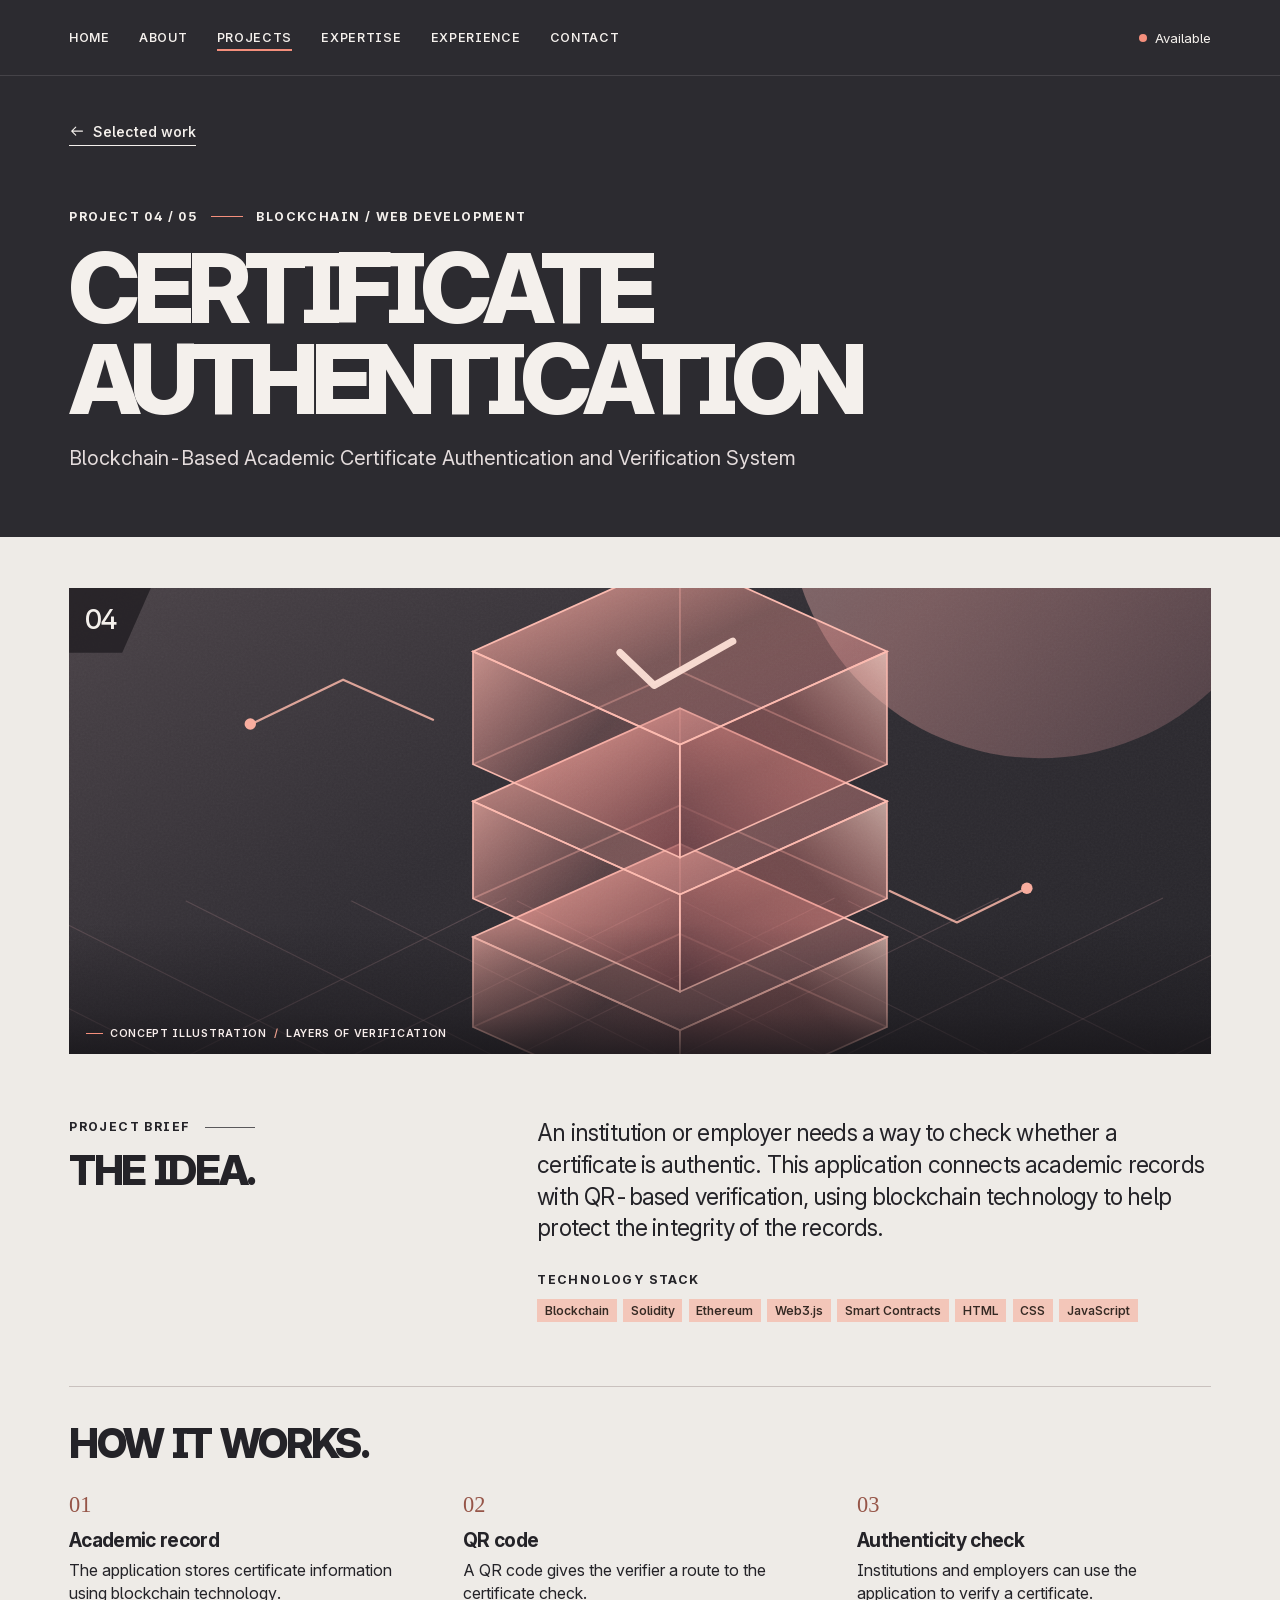
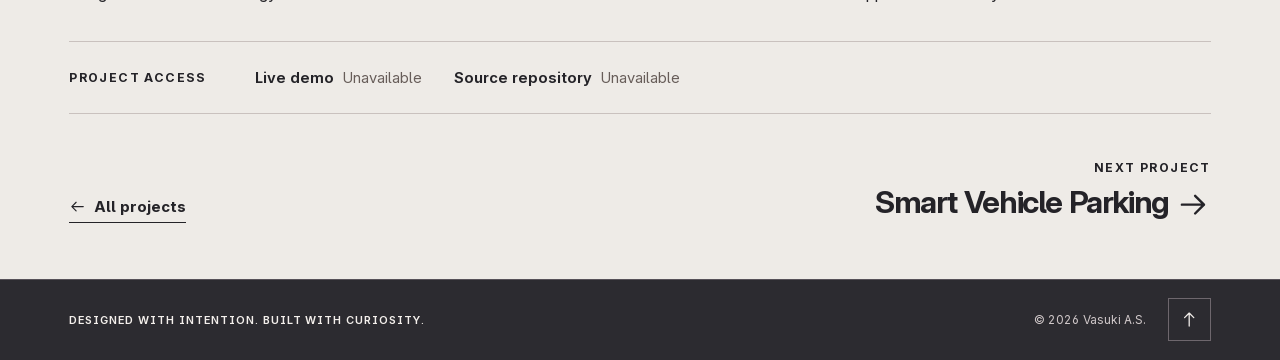
<file: vasuki-portfolio/projects/certificate-authentication.html>
<!doctype html>
<html lang="en">
<head>
  <meta charset="utf-8">
  <meta name="viewport" content="width=device-width, initial-scale=1">
  <meta name="theme-color" content="#2c2b30">
  <title>Blockchain-Based Academic Certificate Authentication and Verification System — Vasuki A.S.</title>
  <meta name="description" content="A decentralized application that uses blockchain records and QR codes to verify academic certificates.">
  <meta property="og:type" content="website">
  <meta property="og:title" content="Blockchain-Based Academic Certificate Authentication and Verification System — Vasuki A.S.">
  <meta property="og:description" content="A decentralized application that uses blockchain records and QR codes to verify academic certificates.">
  
  <link rel="preload" href="../assets/inter.woff2" as="font" type="font/woff2" crossorigin>
  
  <link rel="stylesheet" href="../site.css">
  <script src="../site.js" defer></script>
</head><body class="case-page">
<a class="skip-link" href="#main">Skip to content</a>
<header class="site-header">
  <div class="wrap header-inner">
    <nav class="main-nav" id="main-nav" aria-label="Main navigation"><a href="../index.html#home" data-section="home">Home</a><a href="../index.html#about" data-section="about">About</a><a href="../index.html#projects" data-section="projects" aria-current="location">Projects</a><a href="../index.html#expertise" data-section="expertise">Expertise</a><a href="../index.html#experience" data-section="experience">Experience</a><a href="../index.html#contact" data-section="contact">Contact</a></nav>
    <a class="availability" href="../index.html#contact" aria-label="Available for opportunities. Contact Vasuki"><span aria-hidden="true"></span>Available</a>
    <button type="button" class="menu-toggle" aria-controls="main-nav" aria-expanded="false" aria-label="Open navigation">
      <span class="menu-symbol" aria-hidden="true"><i></i><i></i></span><span class="menu-label">Menu</span>
    </button>
  </div>
</header>
<main id="main">
  <section class="case-hero dark" aria-labelledby="case-title"><div class="wrap">
    <a class="text-link back-link" href="../index.html#work-certificate-authentication"><svg class="icon " viewBox="0 0 24 24" fill="none" stroke="currentColor" stroke-width="1.65" stroke-linejoin="round" stroke-linecap="round" aria-hidden="true" focusable="false"><path d="M20 12H4m6-6-6 6 6 6"/></svg> Selected work</a>
    <p class="eyebrow case-kicker">Project 04 / 05<span></span>Blockchain / Web development</p>
    <h1 class="display case-title" id="case-title">Certificate Authentication</h1>
    <p class="case-subtitle">Blockchain-Based Academic Certificate Authentication and Verification System</p>
  </div></section>
  <div class="paper case-body"><div class="wrap">
    
<figure class="project-plate plate-certificate">
  <div class="plate-art">
    <img class="scene-image" src="../assets/project-certificate.svg" alt="Translucent coral blocks form a stack of linked records around a verification mark." width="800" height="500" fetchpriority="high">
    
  </div>
  <span class="plate-index" aria-hidden="true">04</span>
  <figcaption><span class="plate-mark" aria-hidden="true"></span>Concept illustration<span class="plate-divider">/</span>Layers of verification</figcaption>
</figure>
    <section class="case-overview" aria-labelledby="overview-title"><div>
      <p class="kicker">Project brief</p><h2 class="display subheading" id="overview-title">The idea.</h2>
    </div><div><p class="case-context">An institution or employer needs a way to check whether a certificate is authentic. This application connects academic records with QR-based verification, using blockchain technology to help protect the integrity of the records.</p><h3 class="eyebrow">Technology stack</h3><ul class="tech-list" aria-label="Technologies"><li>Blockchain</li><li>Solidity</li><li>Ethereum</li><li>Web3.js</li><li>Smart Contracts</li><li>HTML</li><li>CSS</li><li>JavaScript</li></ul></div></section>
    <section class="case-workflow" aria-labelledby="workflow-title"><h2 class="display subheading" id="workflow-title">How it works.</h2><ol><li><h3>Academic record</h3><p>The application stores certificate information using blockchain technology.</p></li><li><h3>QR code</h3><p>A QR code gives the verifier a route to the certificate check.</p></li><li><h3>Authenticity check</h3><p>Institutions and employers can use the application to verify a certificate.</p></li></ol></section>
    <div class="project-access"><p class="eyebrow">Project access</p><dl><div><dt>Live demo</dt><dd>Unavailable</dd></div><div><dt>Source repository</dt><dd>Unavailable</dd></div></dl></div>
    <div class="case-navigation"><a class="text-link" href="../index.html#projects"><svg class="icon " viewBox="0 0 24 24" fill="none" stroke="currentColor" stroke-width="1.65" stroke-linejoin="round" stroke-linecap="round" aria-hidden="true" focusable="false"><path d="M20 12H4m6-6-6 6 6 6"/></svg> All projects</a>
      <a class="next-project" href="smart-vehicle-parking.html"><span class="eyebrow">Next project</span><span>Smart Vehicle Parking <svg class="icon " viewBox="0 0 24 24" fill="none" stroke="currentColor" stroke-width="1.65" stroke-linejoin="round" stroke-linecap="round" aria-hidden="true" focusable="false"><path d="M4 12h15m-6-6 6 6-6 6"/></svg></span></a>
    </div>
  </div></div>
</main>
<footer class="site-footer dark">
  <div class="wrap footer-inner">
    <p>Designed with intention. Built with curiosity.</p>
    <small>© 2026 Vasuki A.S.</small>
    <a href="../index.html#home" class="back-top" aria-label="Back to home"><svg class="icon " viewBox="0 0 24 24" fill="none" stroke="currentColor" stroke-width="1.65" stroke-linejoin="round" stroke-linecap="round" aria-hidden="true" focusable="false"><path d="M12 21V4m-6 6 6-6 6 6"/></svg></a>
  </div>
</footer></body></html>
</file>
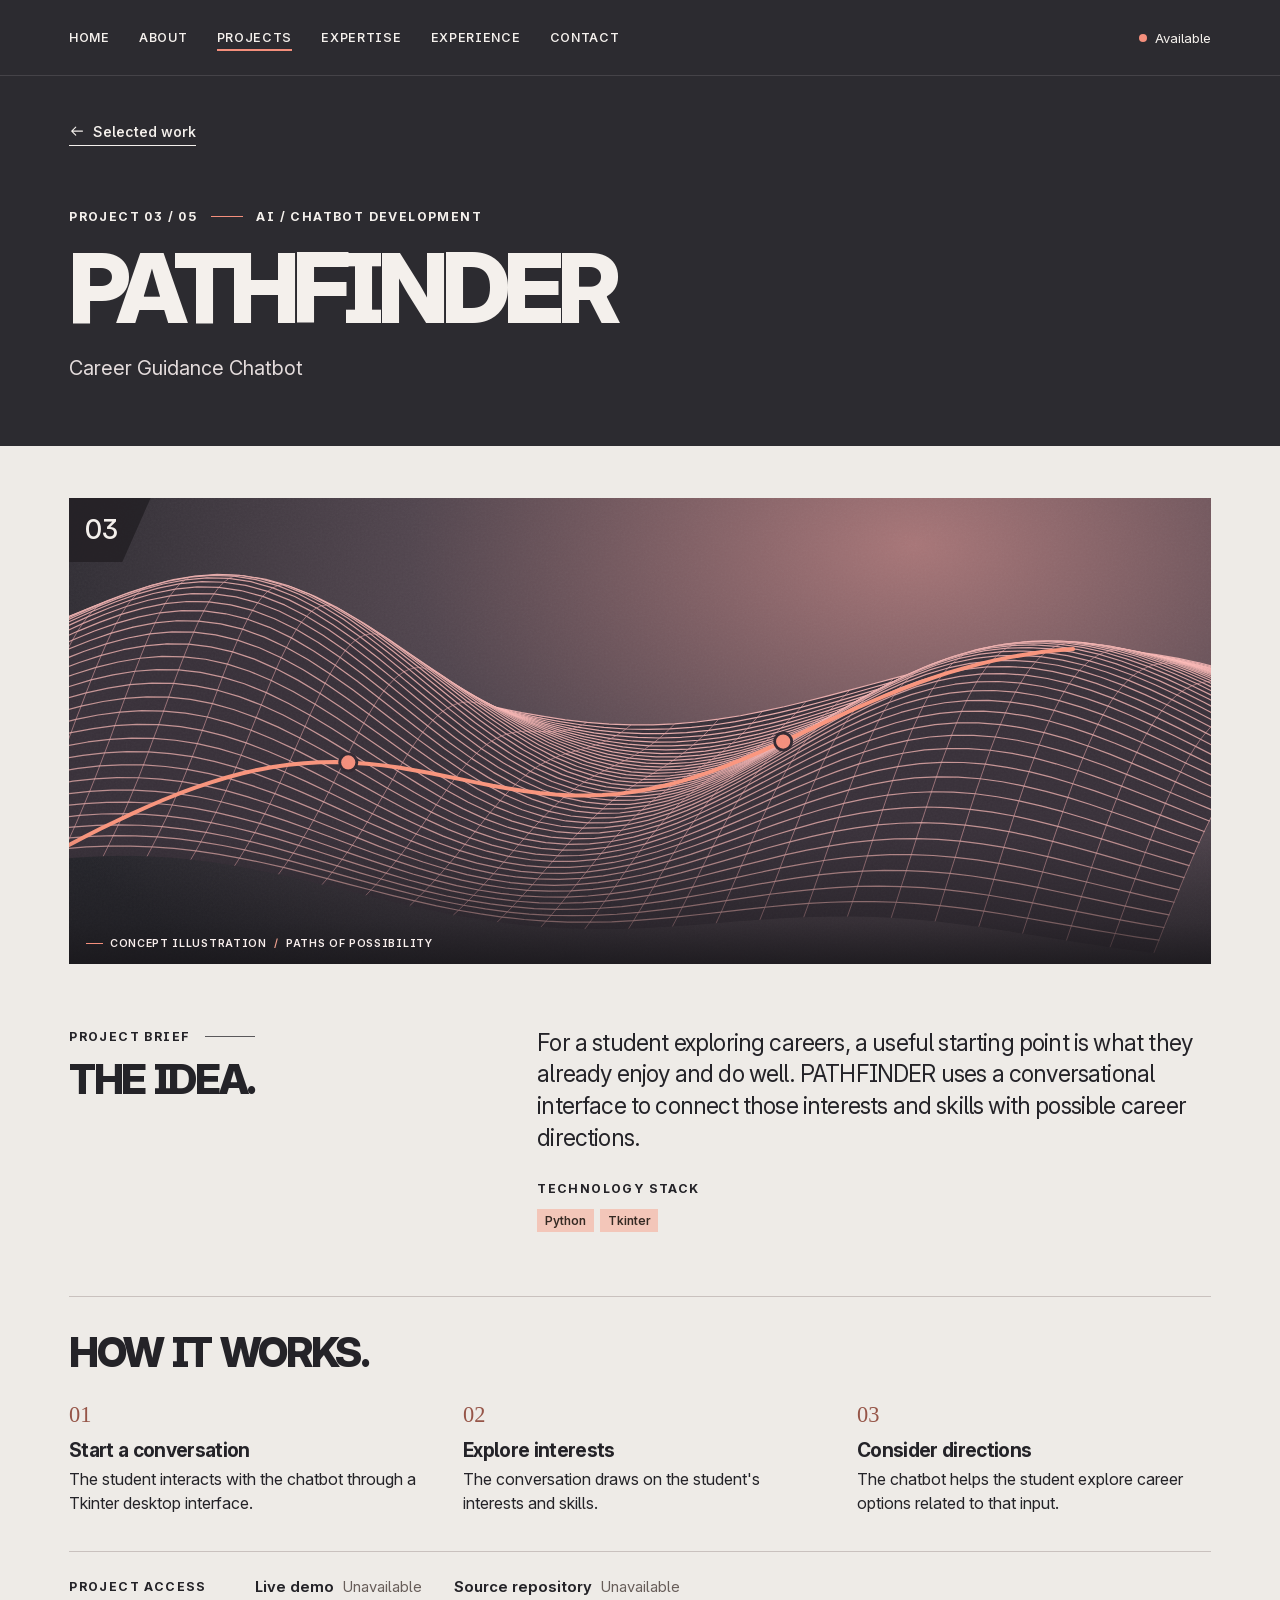
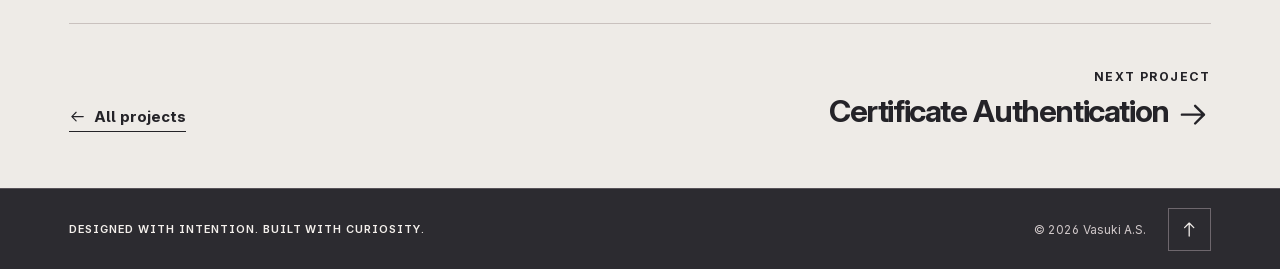
<file: vasuki-portfolio/projects/pathfinder.html>
<!doctype html>
<html lang="en">
<head>
  <meta charset="utf-8">
  <meta name="viewport" content="width=device-width, initial-scale=1">
  <meta name="theme-color" content="#2c2b30">
  <title>PATHFINDER — Career Guidance Chatbot — Vasuki A.S.</title>
  <meta name="description" content="A desktop chatbot that helps students explore career options through their skills and interests.">
  <meta property="og:type" content="website">
  <meta property="og:title" content="PATHFINDER — Career Guidance Chatbot — Vasuki A.S.">
  <meta property="og:description" content="A desktop chatbot that helps students explore career options through their skills and interests.">
  
  <link rel="preload" href="../assets/inter.woff2" as="font" type="font/woff2" crossorigin>
  
  <link rel="stylesheet" href="../site.css">
  <script src="../site.js" defer></script>
</head><body class="case-page">
<a class="skip-link" href="#main">Skip to content</a>
<header class="site-header">
  <div class="wrap header-inner">
    <nav class="main-nav" id="main-nav" aria-label="Main navigation"><a href="../index.html#home" data-section="home">Home</a><a href="../index.html#about" data-section="about">About</a><a href="../index.html#projects" data-section="projects" aria-current="location">Projects</a><a href="../index.html#expertise" data-section="expertise">Expertise</a><a href="../index.html#experience" data-section="experience">Experience</a><a href="../index.html#contact" data-section="contact">Contact</a></nav>
    <a class="availability" href="../index.html#contact" aria-label="Available for opportunities. Contact Vasuki"><span aria-hidden="true"></span>Available</a>
    <button type="button" class="menu-toggle" aria-controls="main-nav" aria-expanded="false" aria-label="Open navigation">
      <span class="menu-symbol" aria-hidden="true"><i></i><i></i></span><span class="menu-label">Menu</span>
    </button>
  </div>
</header>
<main id="main">
  <section class="case-hero dark" aria-labelledby="case-title"><div class="wrap">
    <a class="text-link back-link" href="../index.html#work-pathfinder"><svg class="icon " viewBox="0 0 24 24" fill="none" stroke="currentColor" stroke-width="1.65" stroke-linejoin="round" stroke-linecap="round" aria-hidden="true" focusable="false"><path d="M20 12H4m6-6-6 6 6 6"/></svg> Selected work</a>
    <p class="eyebrow case-kicker">Project 03 / 05<span></span>AI / Chatbot development</p>
    <h1 class="display case-title" id="case-title">PATHFINDER</h1>
    <p class="case-subtitle">Career Guidance Chatbot</p>
  </div></section>
  <div class="paper case-body"><div class="wrap">
    
<figure class="project-plate plate-pathfinder">
  <div class="plate-art">
    <img class="scene-image" src="../assets/project-pathfinder.svg" alt="A coral wireframe landscape with several intersecting paths on charcoal." width="800" height="500" fetchpriority="high">
    
  </div>
  <span class="plate-index" aria-hidden="true">03</span>
  <figcaption><span class="plate-mark" aria-hidden="true"></span>Concept illustration<span class="plate-divider">/</span>Paths of possibility</figcaption>
</figure>
    <section class="case-overview" aria-labelledby="overview-title"><div>
      <p class="kicker">Project brief</p><h2 class="display subheading" id="overview-title">The idea.</h2>
    </div><div><p class="case-context">For a student exploring careers, a useful starting point is what they already enjoy and do well. PATHFINDER uses a conversational interface to connect those interests and skills with possible career directions.</p><h3 class="eyebrow">Technology stack</h3><ul class="tech-list" aria-label="Technologies"><li>Python</li><li>Tkinter</li></ul></div></section>
    <section class="case-workflow" aria-labelledby="workflow-title"><h2 class="display subheading" id="workflow-title">How it works.</h2><ol><li><h3>Start a conversation</h3><p>The student interacts with the chatbot through a Tkinter desktop interface.</p></li><li><h3>Explore interests</h3><p>The conversation draws on the student&#x27;s interests and skills.</p></li><li><h3>Consider directions</h3><p>The chatbot helps the student explore career options related to that input.</p></li></ol></section>
    <div class="project-access"><p class="eyebrow">Project access</p><dl><div><dt>Live demo</dt><dd>Unavailable</dd></div><div><dt>Source repository</dt><dd>Unavailable</dd></div></dl></div>
    <div class="case-navigation"><a class="text-link" href="../index.html#projects"><svg class="icon " viewBox="0 0 24 24" fill="none" stroke="currentColor" stroke-width="1.65" stroke-linejoin="round" stroke-linecap="round" aria-hidden="true" focusable="false"><path d="M20 12H4m6-6-6 6 6 6"/></svg> All projects</a>
      <a class="next-project" href="certificate-authentication.html"><span class="eyebrow">Next project</span><span>Certificate Authentication <svg class="icon " viewBox="0 0 24 24" fill="none" stroke="currentColor" stroke-width="1.65" stroke-linejoin="round" stroke-linecap="round" aria-hidden="true" focusable="false"><path d="M4 12h15m-6-6 6 6-6 6"/></svg></span></a>
    </div>
  </div></div>
</main>
<footer class="site-footer dark">
  <div class="wrap footer-inner">
    <p>Designed with intention. Built with curiosity.</p>
    <small>© 2026 Vasuki A.S.</small>
    <a href="../index.html#home" class="back-top" aria-label="Back to home"><svg class="icon " viewBox="0 0 24 24" fill="none" stroke="currentColor" stroke-width="1.65" stroke-linejoin="round" stroke-linecap="round" aria-hidden="true" focusable="false"><path d="M12 21V4m-6 6 6-6 6 6"/></svg></a>
  </div>
</footer></body></html>
</file>
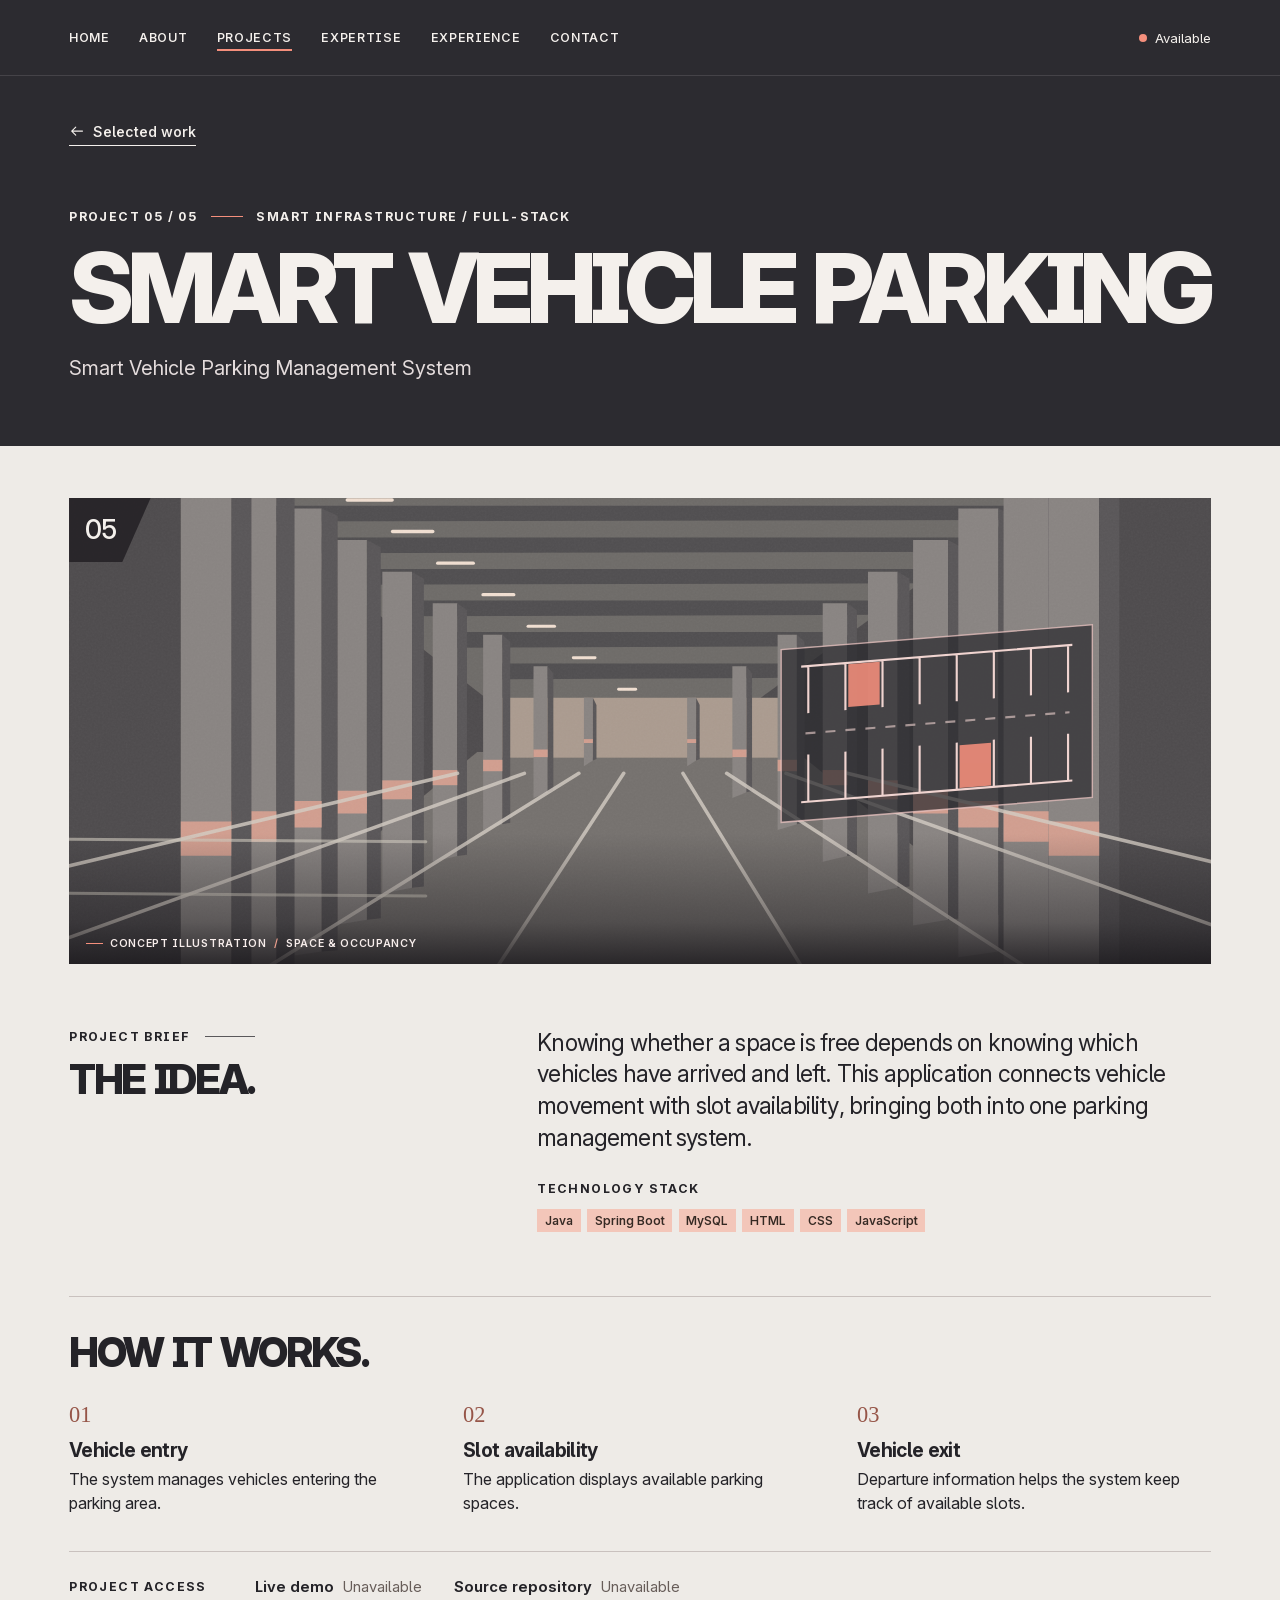
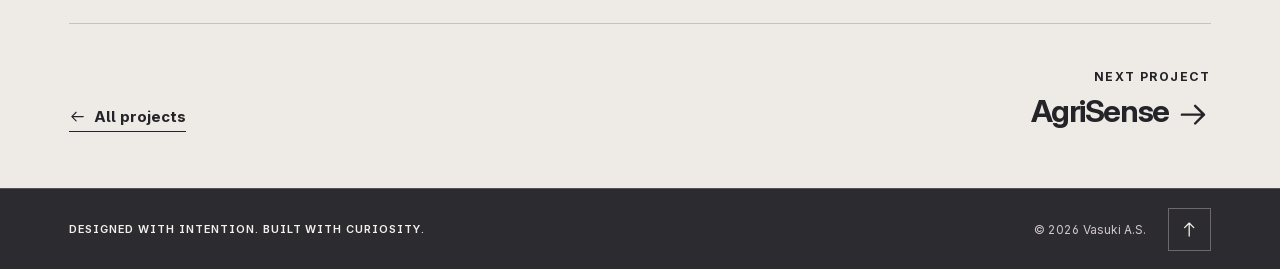
<file: vasuki-portfolio/projects/smart-vehicle-parking.html>
<!doctype html>
<html lang="en">
<head>
  <meta charset="utf-8">
  <meta name="viewport" content="width=device-width, initial-scale=1">
  <meta name="theme-color" content="#2c2b30">
  <title>Smart Vehicle Parking Management System — Vasuki A.S.</title>
  <meta name="description" content="A parking management system that records vehicle entries and exits and shows which spaces are available.">
  <meta property="og:type" content="website">
  <meta property="og:title" content="Smart Vehicle Parking Management System — Vasuki A.S.">
  <meta property="og:description" content="A parking management system that records vehicle entries and exits and shows which spaces are available.">
  
  <link rel="preload" href="../assets/inter.woff2" as="font" type="font/woff2" crossorigin>
  
  <link rel="stylesheet" href="../site.css">
  <script src="../site.js" defer></script>
</head><body class="case-page">
<a class="skip-link" href="#main">Skip to content</a>
<header class="site-header">
  <div class="wrap header-inner">
    <nav class="main-nav" id="main-nav" aria-label="Main navigation"><a href="../index.html#home" data-section="home">Home</a><a href="../index.html#about" data-section="about">About</a><a href="../index.html#projects" data-section="projects" aria-current="location">Projects</a><a href="../index.html#expertise" data-section="expertise">Expertise</a><a href="../index.html#experience" data-section="experience">Experience</a><a href="../index.html#contact" data-section="contact">Contact</a></nav>
    <a class="availability" href="../index.html#contact" aria-label="Available for opportunities. Contact Vasuki"><span aria-hidden="true"></span>Available</a>
    <button type="button" class="menu-toggle" aria-controls="main-nav" aria-expanded="false" aria-label="Open navigation">
      <span class="menu-symbol" aria-hidden="true"><i></i><i></i></span><span class="menu-label">Menu</span>
    </button>
  </div>
</header>
<main id="main">
  <section class="case-hero dark" aria-labelledby="case-title"><div class="wrap">
    <a class="text-link back-link" href="../index.html#work-smart-vehicle-parking"><svg class="icon " viewBox="0 0 24 24" fill="none" stroke="currentColor" stroke-width="1.65" stroke-linejoin="round" stroke-linecap="round" aria-hidden="true" focusable="false"><path d="M20 12H4m6-6-6 6 6 6"/></svg> Selected work</a>
    <p class="eyebrow case-kicker">Project 05 / 05<span></span>Smart infrastructure / Full-stack</p>
    <h1 class="display case-title" id="case-title">Smart Vehicle Parking</h1>
    <p class="case-subtitle">Smart Vehicle Parking Management System</p>
  </div></section>
  <div class="paper case-body"><div class="wrap">
    
<figure class="project-plate plate-parking">
  <div class="plate-art">
    <img class="scene-image" src="../assets/scene-parking.svg" alt="An architectural parking structure paired with a diagram of marked parking bays." width="800" height="500" fetchpriority="high">
    <svg class="photo-diagram" viewBox="0 0 800 500" preserveAspectRatio="xMidYMid slice" aria-hidden="true" focusable="false">
          <g transform="matrix(1,-.08,0,1,499,193)">
            <rect x="0" y="0" width="218" height="121" fill="#29282d" fill-opacity=".7" stroke="#efc7c4" stroke-opacity=".73"/>
            <g fill="none" stroke="#f0d4d0" stroke-width="1.5">
              <path d="M14 13h190M14 108h190M19 13v33m26-33v33m26-33v33m26-33v33m26-33v33m26-33v33m26-33v33m26-33v33"/>
              <path d="M19 108V75m26 33V75m26 33V75m26 33V75m26 33V75m26 33V75m26 33V75m26 33V75"/>
              <path d="M17 60h185" stroke-dasharray="7 7" opacity=".6"/>
            </g>
            <g fill="#f58f7c" opacity=".88"><rect x="47" y="14" width="22" height="30"/><rect x="125" y="77" width="22" height="30"/></g>
          </g></svg>
  </div>
  <span class="plate-index" aria-hidden="true">05</span>
  <figcaption><span class="plate-mark" aria-hidden="true"></span>Concept illustration<span class="plate-divider">/</span>Space &amp; occupancy</figcaption>
</figure>
    <section class="case-overview" aria-labelledby="overview-title"><div>
      <p class="kicker">Project brief</p><h2 class="display subheading" id="overview-title">The idea.</h2>
    </div><div><p class="case-context">Knowing whether a space is free depends on knowing which vehicles have arrived and left. This application connects vehicle movement with slot availability, bringing both into one parking management system.</p><h3 class="eyebrow">Technology stack</h3><ul class="tech-list" aria-label="Technologies"><li>Java</li><li>Spring Boot</li><li>MySQL</li><li>HTML</li><li>CSS</li><li>JavaScript</li></ul></div></section>
    <section class="case-workflow" aria-labelledby="workflow-title"><h2 class="display subheading" id="workflow-title">How it works.</h2><ol><li><h3>Vehicle entry</h3><p>The system manages vehicles entering the parking area.</p></li><li><h3>Slot availability</h3><p>The application displays available parking spaces.</p></li><li><h3>Vehicle exit</h3><p>Departure information helps the system keep track of available slots.</p></li></ol></section>
    <div class="project-access"><p class="eyebrow">Project access</p><dl><div><dt>Live demo</dt><dd>Unavailable</dd></div><div><dt>Source repository</dt><dd>Unavailable</dd></div></dl></div>
    <div class="case-navigation"><a class="text-link" href="../index.html#projects"><svg class="icon " viewBox="0 0 24 24" fill="none" stroke="currentColor" stroke-width="1.65" stroke-linejoin="round" stroke-linecap="round" aria-hidden="true" focusable="false"><path d="M20 12H4m6-6-6 6 6 6"/></svg> All projects</a>
      <a class="next-project" href="agrisense.html"><span class="eyebrow">Next project</span><span>AgriSense <svg class="icon " viewBox="0 0 24 24" fill="none" stroke="currentColor" stroke-width="1.65" stroke-linejoin="round" stroke-linecap="round" aria-hidden="true" focusable="false"><path d="M4 12h15m-6-6 6 6-6 6"/></svg></span></a>
    </div>
  </div></div>
</main>
<footer class="site-footer dark">
  <div class="wrap footer-inner">
    <p>Designed with intention. Built with curiosity.</p>
    <small>© 2026 Vasuki A.S.</small>
    <a href="../index.html#home" class="back-top" aria-label="Back to home"><svg class="icon " viewBox="0 0 24 24" fill="none" stroke="currentColor" stroke-width="1.65" stroke-linejoin="round" stroke-linecap="round" aria-hidden="true" focusable="false"><path d="M12 21V4m-6 6 6-6 6 6"/></svg></a>
  </div>
</footer></body></html>
</file>
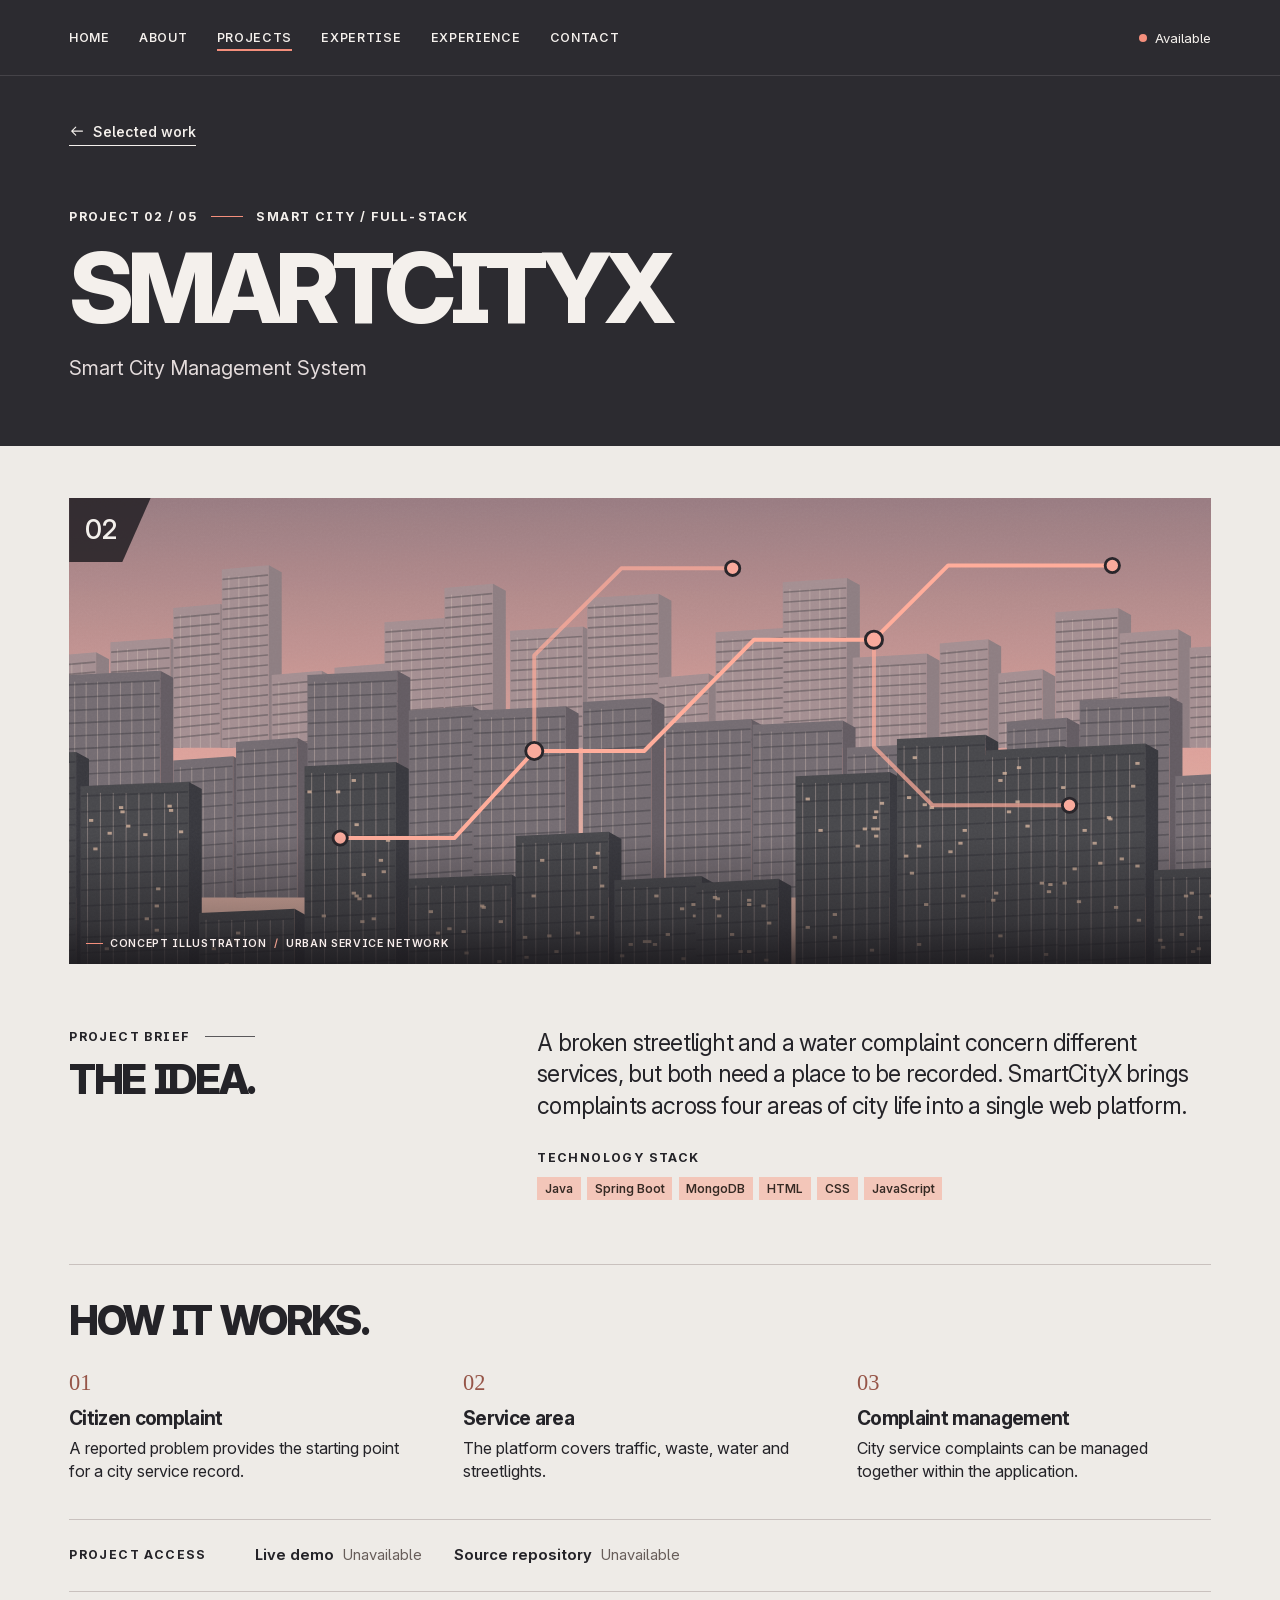
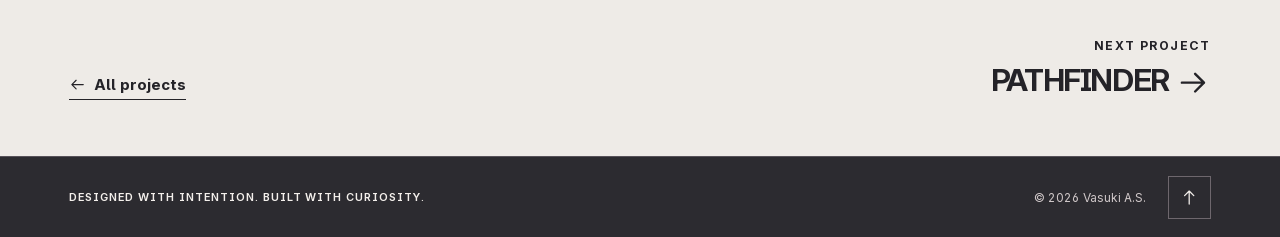
<file: vasuki-portfolio/projects/smartcityx.html>
<!doctype html>
<html lang="en">
<head>
  <meta charset="utf-8">
  <meta name="viewport" content="width=device-width, initial-scale=1">
  <meta name="theme-color" content="#2c2b30">
  <title>SmartCityX — Smart City Management System — Vasuki A.S.</title>
  <meta name="description" content="A city management platform for citizen complaints about traffic, waste, water and streetlights.">
  <meta property="og:type" content="website">
  <meta property="og:title" content="SmartCityX — Smart City Management System — Vasuki A.S.">
  <meta property="og:description" content="A city management platform for citizen complaints about traffic, waste, water and streetlights.">
  
  <link rel="preload" href="../assets/inter.woff2" as="font" type="font/woff2" crossorigin>
  
  <link rel="stylesheet" href="../site.css">
  <script src="../site.js" defer></script>
</head><body class="case-page">
<a class="skip-link" href="#main">Skip to content</a>
<header class="site-header">
  <div class="wrap header-inner">
    <nav class="main-nav" id="main-nav" aria-label="Main navigation"><a href="../index.html#home" data-section="home">Home</a><a href="../index.html#about" data-section="about">About</a><a href="../index.html#projects" data-section="projects" aria-current="location">Projects</a><a href="../index.html#expertise" data-section="expertise">Expertise</a><a href="../index.html#experience" data-section="experience">Experience</a><a href="../index.html#contact" data-section="contact">Contact</a></nav>
    <a class="availability" href="../index.html#contact" aria-label="Available for opportunities. Contact Vasuki"><span aria-hidden="true"></span>Available</a>
    <button type="button" class="menu-toggle" aria-controls="main-nav" aria-expanded="false" aria-label="Open navigation">
      <span class="menu-symbol" aria-hidden="true"><i></i><i></i></span><span class="menu-label">Menu</span>
    </button>
  </div>
</header>
<main id="main">
  <section class="case-hero dark" aria-labelledby="case-title"><div class="wrap">
    <a class="text-link back-link" href="../index.html#work-smartcityx"><svg class="icon " viewBox="0 0 24 24" fill="none" stroke="currentColor" stroke-width="1.65" stroke-linejoin="round" stroke-linecap="round" aria-hidden="true" focusable="false"><path d="M20 12H4m6-6-6 6 6 6"/></svg> Selected work</a>
    <p class="eyebrow case-kicker">Project 02 / 05<span></span>Smart city / Full-stack</p>
    <h1 class="display case-title" id="case-title">SmartCityX</h1>
    <p class="case-subtitle">Smart City Management System</p>
  </div></section>
  <div class="paper case-body"><div class="wrap">
    
<figure class="project-plate plate-city">
  <div class="plate-art">
    <img class="scene-image" src="../assets/scene-city.svg" alt="An architectural cityscape with a coral network connecting points across the skyline." width="800" height="500" fetchpriority="high">
    <svg class="photo-diagram" viewBox="0 0 800 500" preserveAspectRatio="xMidYMid slice" aria-hidden="true" focusable="false">
          <g fill="none" stroke="#ffad9b" stroke-width="2.8" stroke-linejoin="round">
            <path d="M190 325h80l56-61h77l77-78h84l52-52h115"/>
            <path d="M326 264v-67l61-61h78" opacity=".71"/>
            <path d="M564 186v75l41 41h96" opacity=".71"/>
          </g>
          <g fill="#f9aa9c" stroke="#29262b" stroke-width="2">
            <circle cx="190" cy="325" r="5"/><circle cx="326" cy="264" r="6"/>
            <circle cx="465" cy="136" r="5"/><circle cx="564" cy="186" r="6"/>
            <circle cx="731" cy="134" r="5"/><circle cx="701" cy="302" r="5"/>
          </g></svg>
  </div>
  <span class="plate-index" aria-hidden="true">02</span>
  <figcaption><span class="plate-mark" aria-hidden="true"></span>Concept illustration<span class="plate-divider">/</span>Urban service network</figcaption>
</figure>
    <section class="case-overview" aria-labelledby="overview-title"><div>
      <p class="kicker">Project brief</p><h2 class="display subheading" id="overview-title">The idea.</h2>
    </div><div><p class="case-context">A broken streetlight and a water complaint concern different services, but both need a place to be recorded. SmartCityX brings complaints across four areas of city life into a single web platform.</p><h3 class="eyebrow">Technology stack</h3><ul class="tech-list" aria-label="Technologies"><li>Java</li><li>Spring Boot</li><li>MongoDB</li><li>HTML</li><li>CSS</li><li>JavaScript</li></ul></div></section>
    <section class="case-workflow" aria-labelledby="workflow-title"><h2 class="display subheading" id="workflow-title">How it works.</h2><ol><li><h3>Citizen complaint</h3><p>A reported problem provides the starting point for a city service record.</p></li><li><h3>Service area</h3><p>The platform covers traffic, waste, water and streetlights.</p></li><li><h3>Complaint management</h3><p>City service complaints can be managed together within the application.</p></li></ol></section>
    <div class="project-access"><p class="eyebrow">Project access</p><dl><div><dt>Live demo</dt><dd>Unavailable</dd></div><div><dt>Source repository</dt><dd>Unavailable</dd></div></dl></div>
    <div class="case-navigation"><a class="text-link" href="../index.html#projects"><svg class="icon " viewBox="0 0 24 24" fill="none" stroke="currentColor" stroke-width="1.65" stroke-linejoin="round" stroke-linecap="round" aria-hidden="true" focusable="false"><path d="M20 12H4m6-6-6 6 6 6"/></svg> All projects</a>
      <a class="next-project" href="pathfinder.html"><span class="eyebrow">Next project</span><span>PATHFINDER <svg class="icon " viewBox="0 0 24 24" fill="none" stroke="currentColor" stroke-width="1.65" stroke-linejoin="round" stroke-linecap="round" aria-hidden="true" focusable="false"><path d="M4 12h15m-6-6 6 6-6 6"/></svg></span></a>
    </div>
  </div></div>
</main>
<footer class="site-footer dark">
  <div class="wrap footer-inner">
    <p>Designed with intention. Built with curiosity.</p>
    <small>© 2026 Vasuki A.S.</small>
    <a href="../index.html#home" class="back-top" aria-label="Back to home"><svg class="icon " viewBox="0 0 24 24" fill="none" stroke="currentColor" stroke-width="1.65" stroke-linejoin="round" stroke-linecap="round" aria-hidden="true" focusable="false"><path d="M12 21V4m-6 6 6-6 6 6"/></svg></a>
  </div>
</footer></body></html>
</file>
<file: vasuki-portfolio/site.css>
@font-face {
  font-family: Inter;
  src: url("assets/inter.woff2") format("woff2");
  font-style: normal;
  font-weight: 100 900;
  font-display: swap;
}

:root {
  --charcoal: #2c2b30;
  --graphite: #4f4f51;
  --neutral: #d6d6d6;
  --blush: #f2c4ce;
  --coral: #f58f7c;
  --paper: #eeebe7;
  --light: #f4f0ec;
  --ink: #242328;
  --faint-light: #cabfc0;
  --dark-rule: #575459;
  --light-rule: #c9c1be;
  --gutter: clamp(1.4rem, 5.4vw, 6.5rem);
  --section-pad: clamp(4rem, 7.4vw, 8rem);
  --header-height: 4.7rem;
  --display: Inter, "Helvetica Neue", Arial, sans-serif;
  --serif: Georgia, "Times New Roman", serif;
  --ease: cubic-bezier(.21, .7, .24, 1);
  color-scheme: light;
  scroll-behavior: smooth;
  scroll-padding-top: var(--header-height);
}

*, *::before, *::after { box-sizing: border-box; }
body { margin: 0; color: var(--ink); background: var(--paper); font-family: var(--display); -webkit-font-smoothing: antialiased; }
button, input { font: inherit; }
a { color: inherit; text-decoration: none; }
button { color: inherit; }
button, a { -webkit-tap-highlight-color: transparent; }
button:focus-visible, a:focus-visible { outline: 3px solid currentColor; outline-offset: 5px; }
::selection { color: var(--ink); background: var(--coral); }
img, svg { display: block; }
img { max-width: 100%; }
p, h1, h2, h3, h4, figure, blockquote, dl, dd, ol, ul { margin: 0; }
button { cursor: pointer; }
main, .wrap, .project-copy, .about-copy, .section-heading > *, .contact-grid > * { min-width: 0; }
.wrap { width: 100%; max-width: 100rem; margin-inline: auto; padding-inline: var(--gutter); }
.paper { background: var(--paper); color: var(--ink); }
.dark { background: var(--charcoal); color: var(--light); }
.section { padding-block: var(--section-pad); }
.icon { width: 1.15em; height: 1.15em; display: inline-block; flex: none; vertical-align: middle; }
.sr-only { position: absolute; width: 1px; height: 1px; padding: 0; margin: -1px; clip-path: inset(50%); overflow: hidden; white-space: nowrap; border: 0; }
.skip-link { position: fixed; top: .6rem; left: .8rem; z-index: 80; transform: translateY(-180%); background: var(--light); color: var(--ink); padding: .75rem 1rem; }
.skip-link:focus { transform: none; }
.display { font-family: var(--display); font-weight: 820; font-optical-sizing: auto; text-transform: uppercase; line-height: .93; letter-spacing: -.063em; }
.section-title { font-size: clamp(3.1rem, 5.28vw, 6.15rem); }
.subheading { font-size: clamp(2rem, 3.2vw, 3.55rem); line-height: .99; letter-spacing: -.057em; }
.accent { color: var(--coral); }
.eyebrow, .kicker, .bio-facts dt {
  font-size: .775rem; font-weight: 700; letter-spacing: .113em; line-height: 1.45; text-transform: uppercase;
}
.kicker { display: flex; align-items: center; gap: .9rem; margin-bottom: clamp(1.6rem, 2.55vw, 2.8rem); }
.kicker::after { content: ""; width: 3.15rem; height: 1px; background: currentColor; opacity: .73; }
.button { min-height: 3.1rem; padding: .9rem 1.4rem; display: inline-flex; align-items: center; justify-content: center; gap: .8rem; font-size: .8rem; font-weight: 750; letter-spacing: .045em; line-height: 1.15; text-transform: uppercase; border: 1px solid transparent; transition: background .22s, border-color .22s, color .22s; }
.button .icon, .text-link .icon, .row-arrow, .scroll-cue .icon, .next-project .icon { transition: transform .28s var(--ease); }
.primary { color: #242228; background: var(--coral); border-color: var(--coral); }
.primary:hover { background: #ffad9b; border-color: #ffad9b; }
.primary:hover .icon { transform: translateX(.18rem); }
.ghost { color: var(--light); border-color: #b5adae; background: transparent; }
.ghost:hover { color: var(--ink); background: var(--light); border-color: var(--light); }
.text-link { display: inline-flex; align-items: center; gap: .51rem; width: fit-content; font-weight: 720; font-size: .93rem; padding-block: .35rem; border-bottom: 1px solid currentColor; }
.text-link:hover .icon { transform: translate(.13rem, -.13rem); }

/* Navigation */
.site-header { z-index: 30; position: sticky; top: 0; min-height: var(--header-height); color: var(--light); background: var(--charcoal); border-bottom: 1px solid #454348; }
.header-inner { height: var(--header-height); display: grid; grid-template-columns: 1fr auto; align-items: center; }
.main-nav { display: flex; align-items: center; gap: clamp(1.15rem, 2.28vw, 2.45rem); }
.main-nav a { position: relative; font-size: .78rem; text-transform: uppercase; font-weight: 555; letter-spacing: .055em; padding-block: .78rem; white-space: nowrap; }
.main-nav a::after { content: ""; position: absolute; left: 0; bottom: .42rem; width: 100%; height: 2px; background: var(--coral); transform-origin: left; transform: scaleX(0); transition: transform .24s var(--ease); }
.main-nav a:hover::after, .main-nav a[aria-current]::after { transform: scaleX(1); }
.availability { display: inline-flex; justify-self: end; align-items: center; gap: .51rem; font-size: .82rem; min-height: 2.75rem; }
.availability > span { width: .5rem; height: .5rem; background: var(--coral); border-radius: 50%; }
.menu-toggle { display: none; }

/* Opening composition */
.hero { position: relative; isolation: isolate; overflow: hidden; background: radial-gradient(ellipse at 69% 49%, #363439 0%, #2c2b30 56%, #28272b 100%); }
.hero-stage { max-width: 110rem; min-height: clamp(38.3rem, 46.3vw, 48.75rem); margin-inline: auto; position: relative; display: flex; align-items: center; }
.hero-inner { position: relative; z-index: 2; pointer-events: none; padding-top: clamp(3.6rem, 5vw, 6rem); padding-bottom: clamp(6.7rem, 8.1vw, 9.6rem); }
.hero-copy { width: 57%; }
.hero-copy a { pointer-events: auto; }
.hero-byline { display: flex; align-items: center; flex-wrap: wrap; column-gap: .8rem; font-size: .77rem; font-weight: 470; letter-spacing: .105em; }
.hero-byline b { font-weight: 730; letter-spacing: .15em; }
.slash { color: var(--coral); }
.hero-title { font-size: clamp(4.9rem, 7.2vw, 8.18rem); line-height: .89; letter-spacing: -.076em; font-weight: 820; margin-block: clamp(1.65rem, 2.1vw, 2.3rem) 1.4rem; }
.hero-title > span { display: block; }
.hero-title .accent { margin-left: -.005em; }
.hero-deck { max-width: 24.25rem; color: #e4dddd; font-size: clamp(1rem, 1.2vw, 1.22rem); line-height: 1.5; letter-spacing: -.016em; }
.actions { display: flex; flex-wrap: wrap; gap: .75rem; margin-top: clamp(1.5rem, 2.45vw, 2.8rem); }
.hero-art { pointer-events: none; position: absolute; width: 56.5%; right: .8%; top: 1.5%; bottom: 1%; z-index: 1; display: flex; justify-content: flex-end; align-items: flex-end; }
.hero-art-img { width: 100%; height: 100%; object-fit: contain; object-position: right bottom; will-change: auto; }
.hero-foot { position: absolute; z-index: 3; inset-inline: 0; bottom: 1.72rem; display: flex; align-items: center; justify-content: space-between; pointer-events: none; }
.section-counter, .scroll-cue { display: inline-flex; align-items: center; gap: .59rem; font-size: .72rem; line-height: 1; letter-spacing: .09em; }
.section-counter { font-variant-numeric: tabular-nums; }
.section-counter > span { color: #c5bdbe; }
.section-counter i { position: relative; display: inline-block; width: clamp(5rem, 13.5vw, 13rem); height: 1px; margin-left: .6rem; background: #777276; }
.section-counter i::after { content: ""; position: absolute; left: 0; width: 17%; height: 2px; top: -.5px; background: var(--coral); }
.scroll-cue { min-height: 2.3rem; pointer-events: auto; text-transform: uppercase; font-weight: 600; }
.scroll-cue .icon { width: 1.1rem; height: 1.1rem; }
.scroll-cue:hover .icon { transform: translateY(.2rem); }

/* Editorial introduction */
.about-section { padding-bottom: clamp(2.6rem, 4vw, 4.75rem); overflow: hidden; }
.about-grid { display: grid; grid-template-columns: .95fr 1.05fr; gap: clamp(2rem, 6.8vw, 8.4rem); align-items: end; }
.about-copy { padding-bottom: 1.4rem; }
.about-copy .section-title { font-size: clamp(3.12rem, 5.06vw, 5.6rem); }
.bio { max-width: 32rem; margin-top: 1.65rem; font-size: clamp(1rem, 1.12vw, 1.15rem); line-height: 1.55; letter-spacing: -.015em; }
.bio p + p { margin-top: .75rem; }
.architecture { position: relative; aspect-ratio: 1.14; min-width: 0; align-self: end; isolation: isolate; overflow: hidden; }
.architecture-sun { position: absolute; width: 83%; aspect-ratio: 1; border-radius: 50%; background: radial-gradient(circle at 68% 21%, #f9aca0, var(--coral) 60%, #dc877b); top: 2%; right: -1%; }
.architecture-image { width: 100%; height: 100%; object-fit: cover; object-position: center; position: absolute; inset: 0; }
.architectural-rule { width: 17%; border-top: 1px solid var(--ink); position: absolute; bottom: 0; left: 0; opacity: .5; }
.bio-facts { border-top: 1px solid var(--light-rule); margin-top: clamp(2.2rem, 3.4vw, 3.8rem); padding-top: 1.45rem; display: grid; grid-template-columns: 1fr 1.12fr 1.18fr .87fr; }
.bio-facts > div { padding-inline: clamp(1rem, 2.9vw, 3.2rem); border-left: 1px solid var(--light-rule); }
.bio-facts > div:first-child { padding-left: 0; border-left: 0; }
.bio-facts > div:last-child { padding-right: 0; }
.bio-facts dt { font-size: .73rem; margin-bottom: .55rem; }
.bio-facts dd { line-height: 1.43; font-size: 1rem; font-weight: 520; letter-spacing: -.022em; max-width: 18rem; }

/* Selected work */
.work-intro { padding-block: clamp(3.7rem, 6vw, 6.8rem) clamp(3.3rem, 5vw, 5.8rem); }
.section-heading { display: grid; grid-template-columns: minmax(0, 1.77fr) minmax(0, .75fr); align-items: end; gap: clamp(1.7rem, 5.4vw, 6rem); }
.section-heading > p { font-size: clamp(1.02rem, 1.35vw, 1.35rem); line-height: 1.46; letter-spacing: -.025em; max-width: 24rem; margin-bottom: .25rem; }
.dark .section-heading > p { color: #e2dadb; }
.project-ledger { padding-block: clamp(1.75rem, 4.1vw, 4.5rem); }
.project-row { display: grid; grid-template-columns: minmax(0, 1.3fr) minmax(0, .89fr); align-items: stretch; gap: clamp(2rem, 4.1vw, 4.7rem); border-top: 1px solid var(--light-rule); padding-block: 1.65rem; scroll-margin-top: 1rem; }
.project-row:last-child { border-bottom: 1px solid var(--light-rule); }
.project-row:nth-child(even) { grid-template-columns: minmax(0, .89fr) minmax(0, 1.3fr); }
.project-row:nth-child(even) .project-plate { order: 2; }
.project-row:nth-child(even) .project-copy { padding-left: clamp(.2rem, 1.3vw, 1.6rem); }
.project-plate { position: relative; overflow: hidden; color: var(--light); background: var(--charcoal); isolation: isolate; min-height: 0; aspect-ratio: 1.65; width: 100%; align-self: center; }
.project-plate::after { content: ""; position: absolute; inset: 0; pointer-events: none; z-index: 1; background: linear-gradient(0deg, rgba(24,22,26,.82) 0%, rgba(24,22,26,.4) 9%, transparent 28%); }
.plate-art { position: absolute; inset: 0; transition: transform .75s var(--ease); }
.scene-image, .photo-diagram { width: 100%; height: 100%; position: absolute; inset: 0; object-fit: cover; }
.photo-diagram { z-index: 1; }
.plate-city .scene-image { filter: saturate(.72) contrast(1.03); }
.plate-parking .scene-image { filter: saturate(.7); }
.plate-index { z-index: 2; position: absolute; top: 0; left: 0; padding: .94rem 2.15rem 1.1rem 1rem; font-size: clamp(1.35rem, 2.1vw, 2.2rem); font-weight: 520; letter-spacing: -.05em; font-variant-numeric: tabular-nums; background: rgba(35,32,37,.86); clip-path: polygon(0 0, 100% 0, 65% 100%, 0 100%); }
.project-plate figcaption { position: absolute; z-index: 3; left: 1.05rem; bottom: .85rem; right: .65rem; display: flex; align-items: center; gap: .45rem; text-transform: uppercase; font-size: .665rem; font-weight: 600; line-height: 1.25; letter-spacing: .065em; color: #f8eeec; }
.plate-divider { color: #efa18f; }
.plate-mark { width: 1.05rem; height: 1px; background: var(--coral); }
.project-copy { align-self: center; padding-block: .65rem; }
.project-category { font-size: .715rem; letter-spacing: .1em; color: #625651; margin-bottom: .85rem; }
.project-copy h3 { font-size: clamp(2rem, 3.24vw, 3.8rem); font-weight: 760; line-height: .99; letter-spacing: -.065em; }
.project-copy h3 a { transition: color .2s; }
.project-copy h3 a:hover { color: #915447; }
.project-subtitle { margin-top: .43rem; font-size: clamp(1rem, 1.24vw, 1.25rem); font-weight: 620; line-height: 1.35; letter-spacing: -.027em; }
.project-summary { margin-top: .9rem; max-width: 32rem; font-size: 1rem; line-height: 1.5; letter-spacing: -.011em; }
.tech-list { display: flex; flex-wrap: wrap; gap: .33rem .4rem; list-style: none; padding: 0; }
.project-copy .tech-list { margin-block: 1.05rem 1.2rem; }
.tech-list li { font-size: .75rem; font-weight: 575; line-height: 1.3; background: #f3c6b9; color: #352923; padding: .24rem .48rem; }
@media (hover: hover) {
  .project-row:hover .plate-art, .case-body .project-plate:hover .plate-art { transform: scale(1.025); }
}

/* Skills and professional background */
.expertise .section-heading { margin-bottom: clamp(2.4rem, 4.5vw, 4.8rem); }
.skills-grid { display: grid; grid-template-columns: repeat(4, minmax(0, 1fr)); border-block: 1px solid var(--dark-rule); }
.skill { min-width: 0; padding: 1.7rem clamp(1.05rem, 1.8vw, 2rem) 1.9rem; position: relative; transition: background .22s; }
.skill:not(:nth-child(4n+1)) { border-left: 1px solid var(--dark-rule); }
.skill:nth-child(n+5) { border-top: 1px solid var(--dark-rule); }
.skill > .icon { color: var(--coral); width: 2rem; height: 2rem; stroke-width: 1.38; margin-bottom: 1.02rem; }
.skill h3 { font-size: clamp(1.06rem, 1.32vw, 1.42rem); font-weight: 650; letter-spacing: -.035em; margin-bottom: .5rem; line-height: 1.19; }
.skill p { color: #dcd6d6; font-size: .97rem; line-height: 1.52; letter-spacing: -.012em; }
.skill:hover { background: #333237; }
.internship-row { display: grid; grid-template-columns: 1.12fr .88fr; gap: 3.5rem; align-items: center; }
.internship-row .section-title { font-size: clamp(2.8rem, 4.3vw, 4.7rem); }
.internship { display: grid; grid-template-columns: auto 1fr; gap: 1.15rem; padding-left: 1.6rem; border-left: 1px solid var(--light-rule); }
.icon-disc { width: 2.7rem; height: 2.7rem; display: grid; place-items: center; border-radius: 50%; background: var(--coral); color: var(--ink); }
.icon-disc .icon { width: 1.25rem; height: 1.25rem; }
.internship .eyebrow { font-size: .69rem; }
.internship h3 { margin-top: .35rem; font-size: clamp(1.38rem, 1.85vw, 2rem); line-height: 1.1; font-weight: 715; letter-spacing: -.048em; }
.internship .org { color: #4c4241; font-weight: 560; margin-top: .55rem; }
.org span { color: #9b695d; }
.internship p:last-child { margin-top: .7rem; line-height: 1.5; max-width: 28rem; }

/* Closing statement */
.philosophy { padding-block: clamp(3rem, 5.8vw, 6.5rem); overflow: hidden; }
.quote-grid { display: grid; grid-template-columns: minmax(0, 1.55fr) minmax(0, .76fr); gap: clamp(2.4rem, 6.4vw, 7.5rem); align-items: center; }
.quote-grid blockquote { position: relative; padding-left: clamp(2.8rem, 5vw, 5.7rem); }
.quote-mark { position: absolute; left: 0; top: -.2em; font: 700 clamp(5.1rem, 8vw, 9rem)/1 var(--serif); color: #d8796a; }
.quote-grid blockquote p { font-weight: 770; font-size: clamp(2.1rem, 3.76vw, 4.5rem); text-transform: uppercase; line-height: .99; letter-spacing: -.061em; }
.quote-grid em { display: inline-block; font-family: var(--serif); text-transform: none; font-weight: 500; font-size: 1.1em; line-height: .99; letter-spacing: -.06em; margin-top: .06em; }
.reflection { font-size: clamp(1.01rem, 1.2vw, 1.23rem); line-height: 1.5; border-left: 1px solid #aa9994; padding-left: clamp(1.25rem, 2.6vw, 3rem); max-width: 26rem; }
.reflection::after { content: ""; display: block; width: 3.7rem; height: 2px; background: var(--coral); margin-top: 1.5rem; }
.contact { position: relative; isolation: isolate; overflow: hidden; padding-bottom: clamp(5.4rem, 8.3vw, 9.5rem); }
.contact .wrap { position: relative; z-index: 1; }
.contact-grid { display: grid; grid-template-columns: 1.5fr 1fr; gap: 5vw; align-items: start; }
.contact .section-title { font-size: clamp(3rem, 5.5vw, 6.5rem); }
.contact-details { padding-left: clamp(0rem, 2.3vw, 2.8rem); }
.contact-details > p { font-size: clamp(1.05rem, 1.35vw, 1.4rem); line-height: 1.4; max-width: 25rem; letter-spacing: -.021em; }
.contact-list { padding: 0; margin-block: 1.3rem 1.55rem; list-style: none; }
.contact-list li > a, .contact-list .location { min-height: 2.4rem; display: flex; align-items: center; gap: .8rem; width: fit-content; font-size: 1rem; }
.contact-list li .icon:first-child { color: var(--coral); width: 1.11rem; height: 1.11rem; }
.contact-list li > a:hover span { text-decoration: underline; text-underline-offset: .21em; }
.contact-list li .row-arrow { width: .8rem; height: .8rem; opacity: .65; }
.contact-list a:hover .row-arrow { transform: translate(.13rem, -.13rem); }
.contact-rings { position: absolute; left: 4.5%; bottom: -10rem; width: 24rem; aspect-ratio: 1; border-radius: 50%; background: repeating-radial-gradient(circle, transparent 0 1.12rem, #d28173 1.13rem calc(1.13rem + 1px), transparent calc(1.13rem + 1.8px) 1.31rem); opacity: .5; z-index: -1; }
.site-footer { border-top: 1px solid #575259; }
.footer-inner { min-height: 5rem; display: flex; gap: 1.35rem; align-items: center; }
.footer-inner p { text-transform: uppercase; font-size: .68rem; font-weight: 620; letter-spacing: .09em; }
.footer-inner small { margin-left: auto; font-size: .75rem; color: #d0c8c9; }
.back-top { width: 2.7rem; height: 2.7rem; display: grid; place-items: center; border: 1px solid #6e676d; }
.back-top:hover { background: var(--graphite); }

/* Standalone project briefs */
.case-hero { padding-block: clamp(2rem, 3.2vw, 3.8rem) clamp(3.3rem, 5vw, 6rem); }
.back-link { font-size: .88rem; font-weight: 550; }
.case-kicker { display: flex; align-items: center; flex-wrap: wrap; gap: .85rem; margin-block: clamp(2.8rem, 4.8vw, 5.8rem) 1.1rem; }
.case-kicker span { width: 2rem; height: 1px; background: var(--coral); }
.case-title { max-width: 14em; font-size: clamp(3.4rem, 7.6vw, 8.5rem); }
.case-subtitle { font-size: clamp(1.13rem, 1.55vw, 1.55rem); line-height: 1.4; max-width: 49rem; margin-top: 1.3rem; color: #e4dcdc; }
.case-body { padding-block: clamp(2rem, 4vw, 4.5rem) 3.5rem; }
.case-body .project-plate { aspect-ratio: 2.45; }
.case-overview { display: grid; grid-template-columns: .75fr 1.25fr; gap: clamp(1.8rem, 5vw, 5.8rem); margin-block: clamp(2.7rem, 5vw, 6rem); }
.case-overview .kicker { margin-bottom: .85rem; }
.case-context { font-size: clamp(1.2rem, 1.8vw, 1.9rem); line-height: 1.38; letter-spacing: -.036em; }
.case-overview h3 { margin: 1.6rem 0 .65rem; }
.case-workflow { border-block: 1px solid var(--light-rule); padding-block: 2.2rem; }
.case-workflow ol { list-style: none; padding: 0; display: grid; grid-template-columns: repeat(3, minmax(0, 1fr)); gap: 2.5rem; margin-top: 1.8rem; counter-reset: workflow; }
.case-workflow li { counter-increment: workflow; }
.case-workflow li::before { content: "0" counter(workflow); display: block; font-family: var(--serif); color: #965548; font-size: 1.4rem; margin-bottom: .65rem; }
.case-workflow h3 { font-size: 1.2rem; letter-spacing: -.035em; }
.case-workflow p { margin-top: .4rem; font-size: 1rem; line-height: 1.48; }
.project-access { display: flex; align-items: flex-start; gap: 3rem; padding-block: 1.65rem; border-bottom: 1px solid var(--light-rule); }
.project-access dl, .project-access dl > div { display: flex; align-items: baseline; gap: .5rem; flex-wrap: wrap; }
.project-access dl { gap: .65rem 2rem; font-size: .92rem; }
.project-access dt { font-weight: 650; }
.project-access dd { color: #675d59; }
.case-navigation { display: flex; align-items: end; justify-content: space-between; gap: 1.5rem; padding-top: 2.8rem; }
.next-project { display: flex; flex-direction: column; gap: .5rem; text-align: right; }
.next-project > span:last-child { font-size: clamp(1.2rem, 2.4vw, 2.6rem); font-weight: 690; line-height: 1.1; letter-spacing: -.045em; }
.next-project:hover .icon { transform: translateX(.25rem); }

/* Motion is an enhancement. Content starts out visible without JavaScript. */
@media (prefers-reduced-motion: no-preference) {
  @keyframes enter { from { opacity: .2; transform: translateY(.65rem); } to { opacity: 1; transform: translateY(0); } }
  @keyframes art-enter { from { opacity: .38; translate: .7rem .5rem; } to { opacity: 1; translate: 0 0; } }
  .hero-title, .hero-deck, .hero .actions { animation: enter .72s var(--ease) both; }
  .hero-deck { animation-delay: .06s; }
  .hero .actions { animation-delay: .12s; }
  .hero-art { animation: art-enter .95s var(--ease) both; }
  .just-visible { animation: enter .5s var(--ease) both; }
}

@media (min-width: 100rem) { .hero-art { right: max(1%, calc((100% - 97rem) / 2)); width: min(56%, 52rem); } }
@media (min-width: 53.01rem) and (max-width: 67rem) {
  .hero-stage { min-height: 35.5rem; }
  .hero-title { font-size: clamp(4.3rem, 7.75vw, 5.15rem); }
  .hero-art { width: 53.5%; right: 0; bottom: 3%; }
  .hero-deck { max-width: 21rem; }
  .project-row { gap: 1.8rem; }
  .project-plate { aspect-ratio: 1.36; }
}

@media (max-width: 60rem) {
  :root { --header-height: 4.1rem; }
  .main-nav { gap: 1rem; }
  .main-nav a { font-size: .7rem; }
  .skills-grid { grid-template-columns: repeat(2, minmax(0, 1fr)); }
  .skill:not(:nth-child(4n+1)) { border-left: 0; }
  .skill:nth-child(even) { border-left: 1px solid var(--dark-rule); }
  .skill:nth-child(n+3) { border-top: 1px solid var(--dark-rule); }
  .about-grid { gap: 2.2rem; }
  .internship-row { gap: 2rem; }
  .section-heading { grid-template-columns: minmax(0, 1.4fr) minmax(0, .75fr); gap: 2.3rem; }
}

@media (max-width: 53rem) {
  .header-inner { gap: 1.3rem; }
  .header-inner .availability { justify-self: start; }
  .enhanced .main-nav { display: none; }
  .enhanced .main-nav.is-open { display: grid; }
  .main-nav { position: absolute; z-index: 2; left: 0; right: 0; top: 100%; background: var(--charcoal); box-shadow: 0 .85rem 1rem #17151a25; padding: .7rem var(--gutter) 1.1rem; grid-template-columns: 1fr 1fr; gap: .15rem 1.4rem; }
  .main-nav a { width: 100%; font-size: .83rem; padding: .8rem 0; border-top: 1px solid var(--dark-rule); }
  .main-nav a::after { width: 1.95rem; bottom: .4rem; }
  .enhanced .menu-toggle { display: inline-flex; align-items: center; gap: .5rem; border: 0; background: transparent; color: var(--light); min-height: 2.75rem; padding: 0; text-transform: uppercase; font-size: .73rem; letter-spacing: .07em; font-weight: 650; }
  .menu-symbol { display: grid; width: 1.2rem; gap: .29rem; }
  .menu-symbol i { height: 1px; width: 100%; display: block; background: var(--light); transition: transform .2s; }
  .menu-toggle[aria-expanded="true"] .menu-symbol i:first-child { transform: translateY(.18rem) rotate(45deg); }
  .menu-toggle[aria-expanded="true"] .menu-symbol i:last-child { transform: translateY(-.18rem) rotate(-45deg); }
  html:not(.enhanced) .header-inner { height: auto; padding-block: 1rem; }
  html:not(.enhanced) .main-nav { position: static; display: flex; flex-wrap: wrap; order: 3; grid-column: 1 / -1; box-shadow: none; padding: .35rem 0 0; gap: .6rem; }
  html:not(.enhanced) .main-nav a { width: auto; border: 0; }
  .hero-stage { min-height: 32.6rem; }
  .hero-title { font-size: clamp(3.5rem, 7.4vw, 4.3rem); }
  .hero-art { width: 53%; right: -2%; bottom: 7%; }
  .hero-inner { padding-top: 3.3rem; padding-bottom: 6rem; }
  .hero-copy { width: 57%; }
  .hero-deck { max-width: 20rem; }
  .hero-byline { font-size: .69rem; column-gap: .55rem; }
  .section-title { font-size: clamp(2.8rem, 6.4vw, 3.9rem); }
  .about-copy .section-title { font-size: clamp(2.8rem, 6.3vw, 3.8rem); }
  .about-grid { gap: 1.4rem; grid-template-columns: 1fr 1fr; }
  .architecture { aspect-ratio: .9; }
  .bio-facts { grid-template-columns: 1fr 1.12fr 1.12fr .7fr; }
  .bio-facts dd { font-size: .91rem; }
  .project-row, .project-row:nth-child(even) { grid-template-columns: 1fr 1fr; gap: 1.55rem; }
  .project-plate { aspect-ratio: 1.2; }
  .project-copy h3 { font-size: 2rem; }
  .project-copy .tech-list { margin-bottom: .8rem; }
  .internship-row { grid-template-columns: 1fr 1fr; gap: 1.45rem; }
  .internship { padding-left: 1.15rem; gap: .7rem; }
  .icon-disc { width: 2.2rem; height: 2.2rem; }
  .contact-grid { grid-template-columns: 1.15fr 1fr; gap: 2rem; }
}

@media (max-width: 42rem) {
  :root { --header-height: 3.85rem; --section-pad: 3.6rem; --gutter: clamp(1.25rem, 5.15vw, 2.15rem); }
  .header-inner { gap: 1.15rem; }
  .availability { font-size: .77rem; }
  .hero-stage { min-height: auto; display: grid; }
  .hero-inner { grid-area: 1 / 1; padding-top: clamp(2.9rem, 8.5vw, 3.6rem); padding-bottom: 0; }
  .hero-copy { width: 100%; }
  .hero-title { font-size: clamp(2.46rem, 13vw, 5rem); line-height: .9; margin-block: 1.32rem 1.13rem; letter-spacing: -.071em; }
  .hero-byline { font-size: .69rem; flex-wrap: nowrap; letter-spacing: .06em; column-gap: .46rem; }
  .hero-byline b { letter-spacing: .09em; }
  .hero-deck { font-size: 1rem; line-height: 1.45; max-width: 22rem; }
  .hero .actions { margin-top: 1.25rem; gap: .57rem; }
  .button { min-height: 2.85rem; font-size: .735rem; padding: .84rem 1rem; }
  .hero-art { position: relative; inset: auto; width: min(86%, 28rem); margin-left: auto; margin-right: -1%; margin-top: .65rem; grid-area: 2 / 1; aspect-ratio: 1.28; }
  .hero-art-img { object-fit: contain; object-position: right bottom; }
  .hero-foot { position: relative; inset: auto; grid-area: 3 / 1; padding-block: .45rem .82rem; }
  .section-counter i { width: 4.9rem; margin-left: .3rem; }
  .scroll-cue { min-height: 2.35rem; }
  .kicker { font-size: .71rem; margin-bottom: 1.4rem; }
  .kicker::after { width: 2.5rem; }
  .section-title, .about-copy .section-title { font-size: clamp(2.72rem, 9.6vw, 4.1rem); }
  .section-heading, .about-grid, .internship-row, .contact-grid, .quote-grid { grid-template-columns: 1fr; }
  .section-heading { gap: 1.35rem; }
  .section-heading > p { max-width: 32rem; }
  .about-grid { gap: 1.6rem; }
  .about-copy { padding: 0; }
  .bio { margin-top: 1.3rem; }
  .architecture { width: 100%; aspect-ratio: 1.32; max-height: 24rem; }
  .bio-facts { grid-template-columns: 1fr 1fr; margin-top: 1.65rem; padding-top: 0; }
  .bio-facts > div { padding: 1rem .9rem 1rem 0; }
  .bio-facts > div:nth-child(even) { padding-left: .9rem; }
  .bio-facts > div:nth-child(odd) { border-left: 0; }
  .bio-facts > div:nth-child(n+3) { border-top: 1px solid var(--light-rule); }
  .bio-facts dt { margin-bottom: .35rem; }
  .about-section { padding-bottom: 2.55rem; }
  .work-intro { padding-block: 3.25rem 2.8rem; }
  .project-ledger { padding-block: 1.1rem 2rem; }
  .project-row, .project-row:nth-child(even) { grid-template-columns: 1fr; gap: 1.18rem; padding-block: 1.25rem 1.75rem; }
  .project-row:nth-child(even) .project-plate { order: 0; }
  .project-row .project-plate { aspect-ratio: 1.58; }
  .project-copy, .project-row:nth-child(even) .project-copy { padding: 0; }
  .project-category { margin-bottom: .55rem; }
  .project-copy h3 { font-size: clamp(2.1rem, 8.4vw, 2.9rem); }
  .project-summary { margin-top: .66rem; }
  .project-copy .tech-list { margin-block: .8rem; }
  .text-link { padding-block: .5rem; }
  .plate-index { font-size: 1.5rem; padding: .7rem 1.9rem .85rem .85rem; }
  .project-plate figcaption { bottom: .6rem; left: .7rem; font-size: .60rem; }
  .skill { padding: 1.2rem .8rem 1.35rem; }
  .skill:nth-child(odd) { padding-left: 0; }
  .skill p { font-size: .93rem; }
  .skill > .icon { width: 1.6rem; height: 1.6rem; margin-bottom: .8rem; }
  .internship-row { gap: 1.8rem; }
  .internship { border-left: 0; padding-left: 0; gap: .85rem; }
  .internship-row .section-title { font-size: clamp(2.4rem, 8.8vw, 3.8rem); }
  .subheading { font-size: clamp(2rem, 7.2vw, 3rem); }
  .quote-grid { gap: 1.55rem; }
  .quote-grid blockquote { padding-left: 2.5rem; }
  .quote-grid blockquote p { font-size: clamp(1.95rem, 7.5vw, 3.25rem); }
  .reflection { margin-left: 2.5rem; }
  .contact-grid { gap: 1.65rem; }
  .contact .section-title { font-size: clamp(2.85rem, 10.7vw, 4.3rem); }
  .contact-details { padding-left: 0; }
  .contact-list li > a, .contact-list .location { min-height: 2.75rem; }
  .contact-rings { left: auto; right: -7rem; bottom: -11rem; width: 22rem; }
  .footer-inner { flex-wrap: wrap; padding-block: 1.2rem; gap: .7rem 1.1rem; }
  .footer-inner p { flex-basis: 100%; font-size: .59rem; }
  .footer-inner small { margin-left: 0; }
  .back-top { margin-left: auto; width: 2.25rem; height: 2.25rem; }
  .case-kicker { gap: .5rem; font-size: .69rem; }
  .case-title { font-size: clamp(2.5rem, 9vw, 4rem); overflow-wrap: break-word; }
  .case-body .project-plate { aspect-ratio: 1.54; }
  .case-overview { grid-template-columns: 1fr; gap: 1rem; }
  .case-workflow ol { grid-template-columns: 1fr; gap: 1.4rem; }
  .case-workflow li { padding-left: 2.45rem; position: relative; }
  .case-workflow li::before { position: absolute; top: 0; left: 0; margin: 0; }
  .project-access { flex-direction: column; gap: .65rem; }
  .case-navigation { align-items: start; flex-direction: column; padding-top: 1.65rem; }
  .next-project { text-align: left; }
}

@media (max-width: 23rem) {
  .hero-byline { font-size: .63rem; }
  .tech-list li { font-size: .71rem; }
  .hero-art { width: 90%; }
}
@media (prefers-reduced-motion: reduce) {
  :root { scroll-behavior: auto; }
  *, *::before, *::after { animation-duration: .01ms !important; animation-delay: 0s !important; transition-duration: .01ms !important; scroll-behavior: auto !important; }
}
</file>
